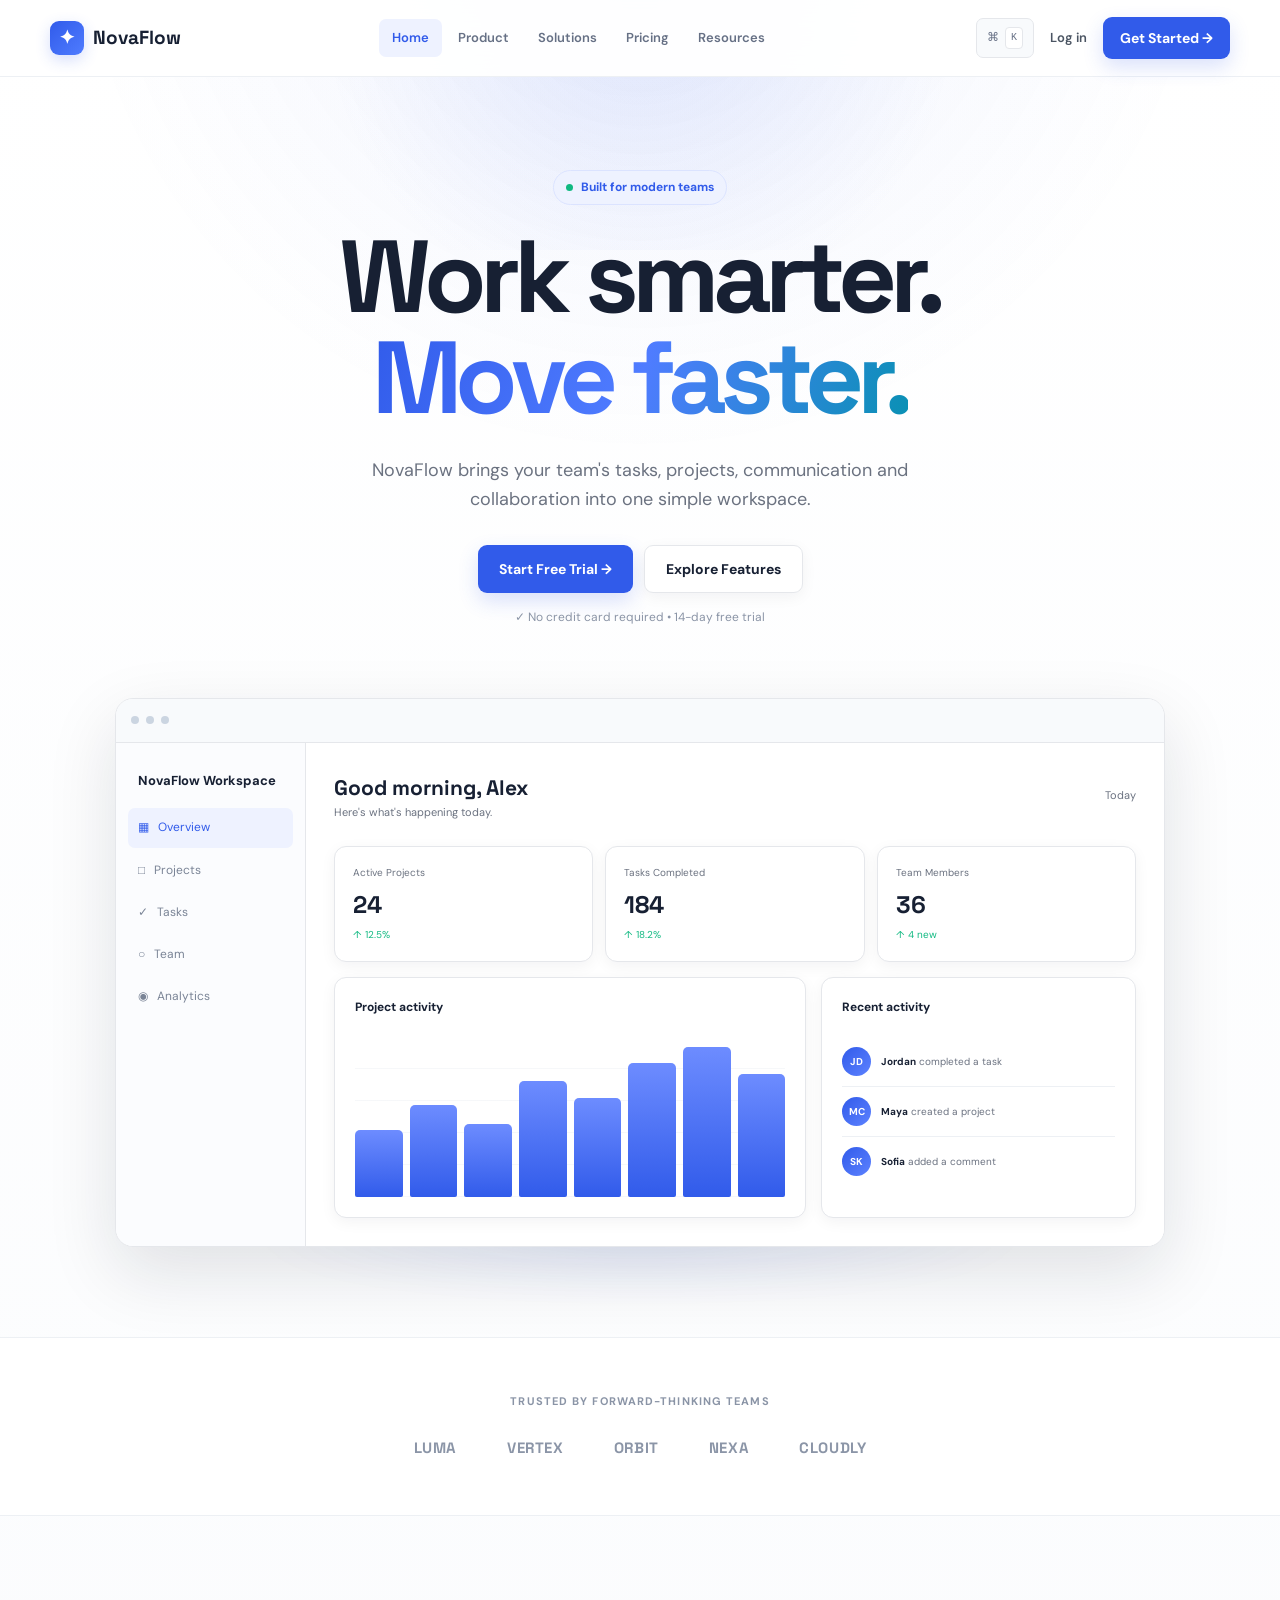
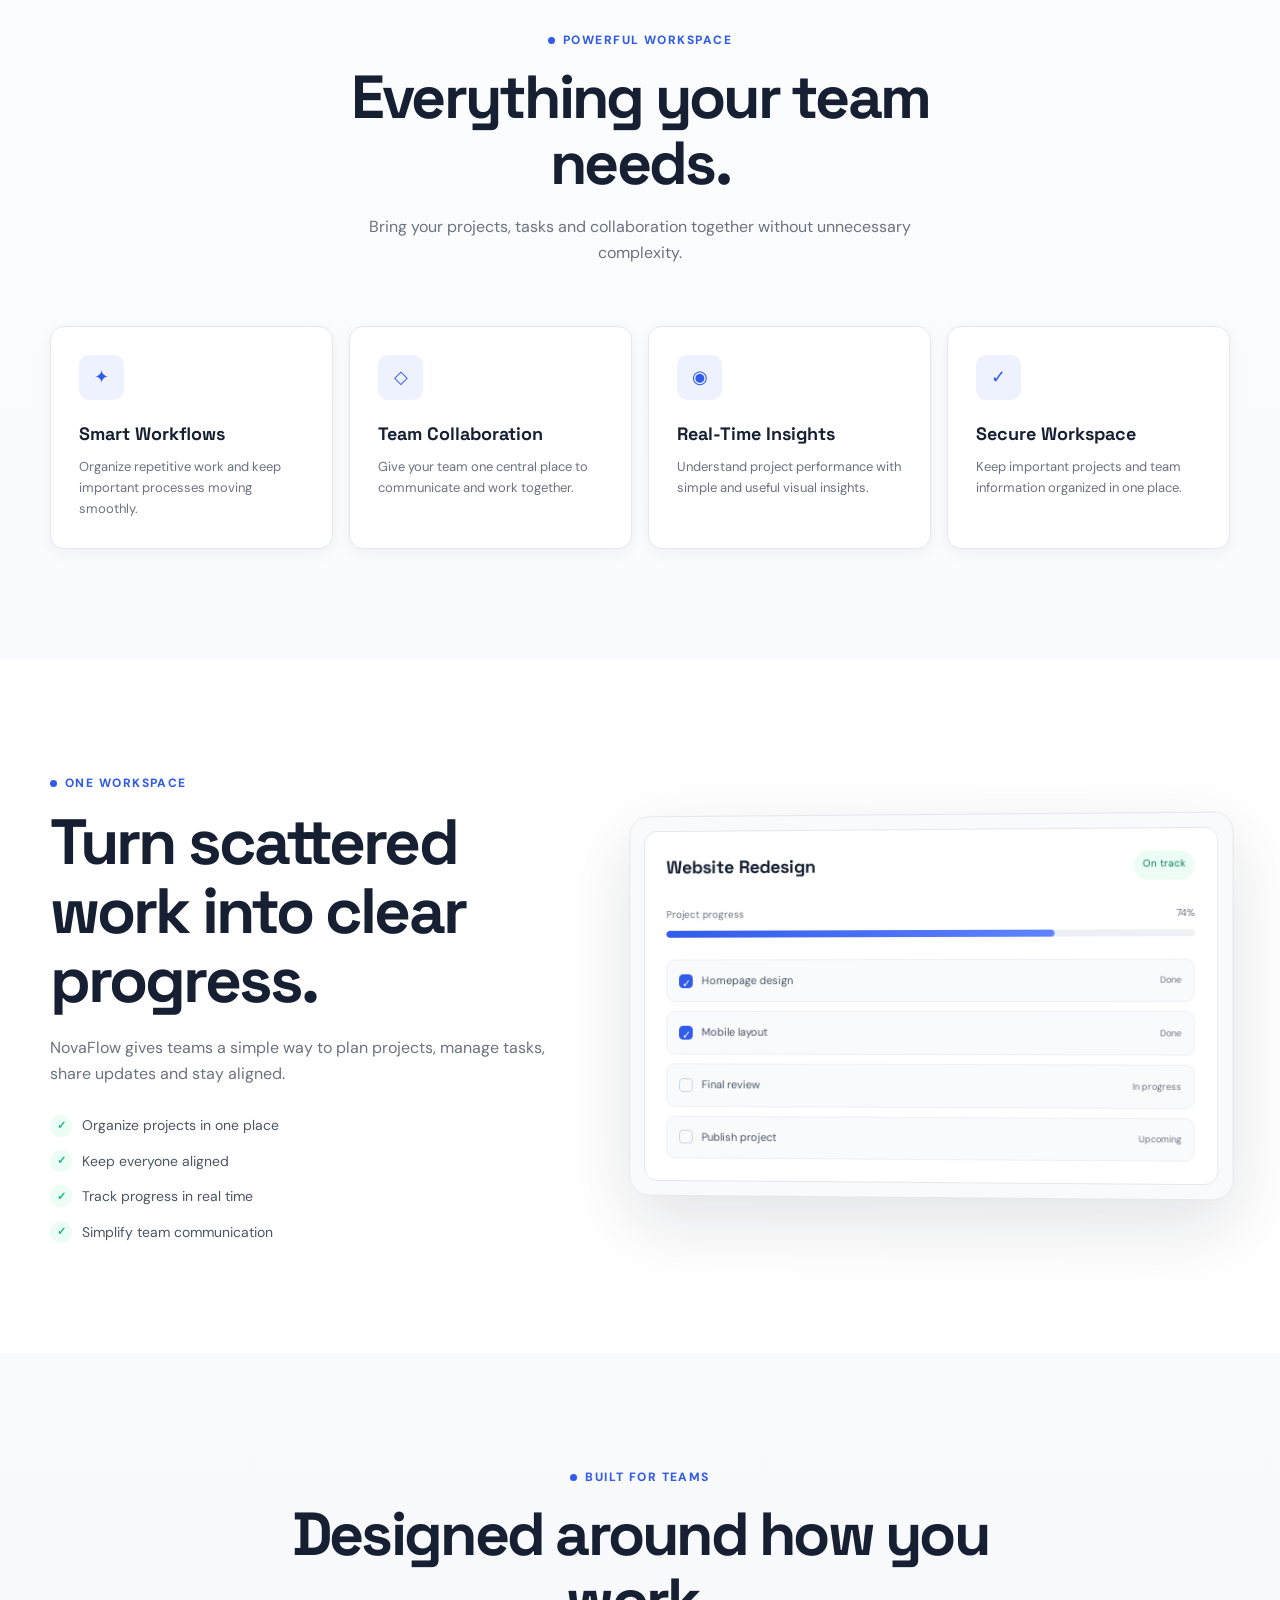
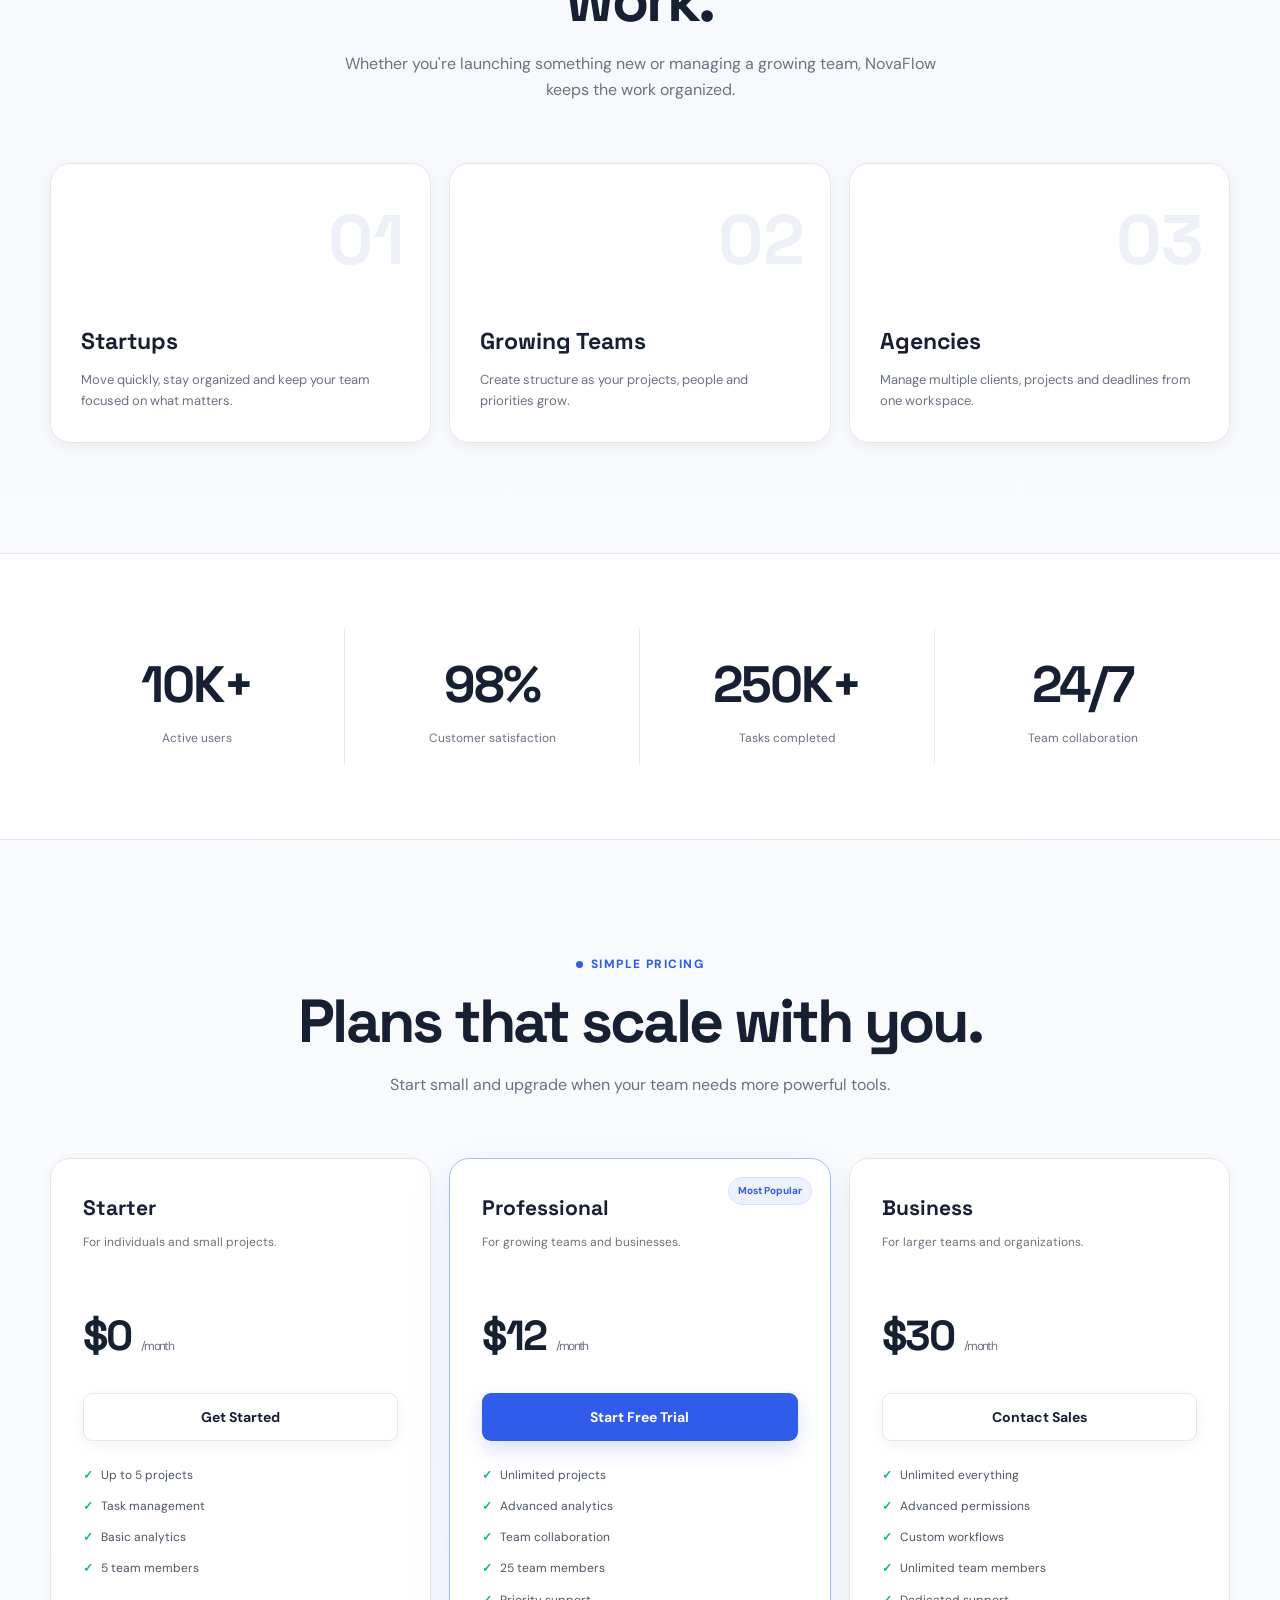
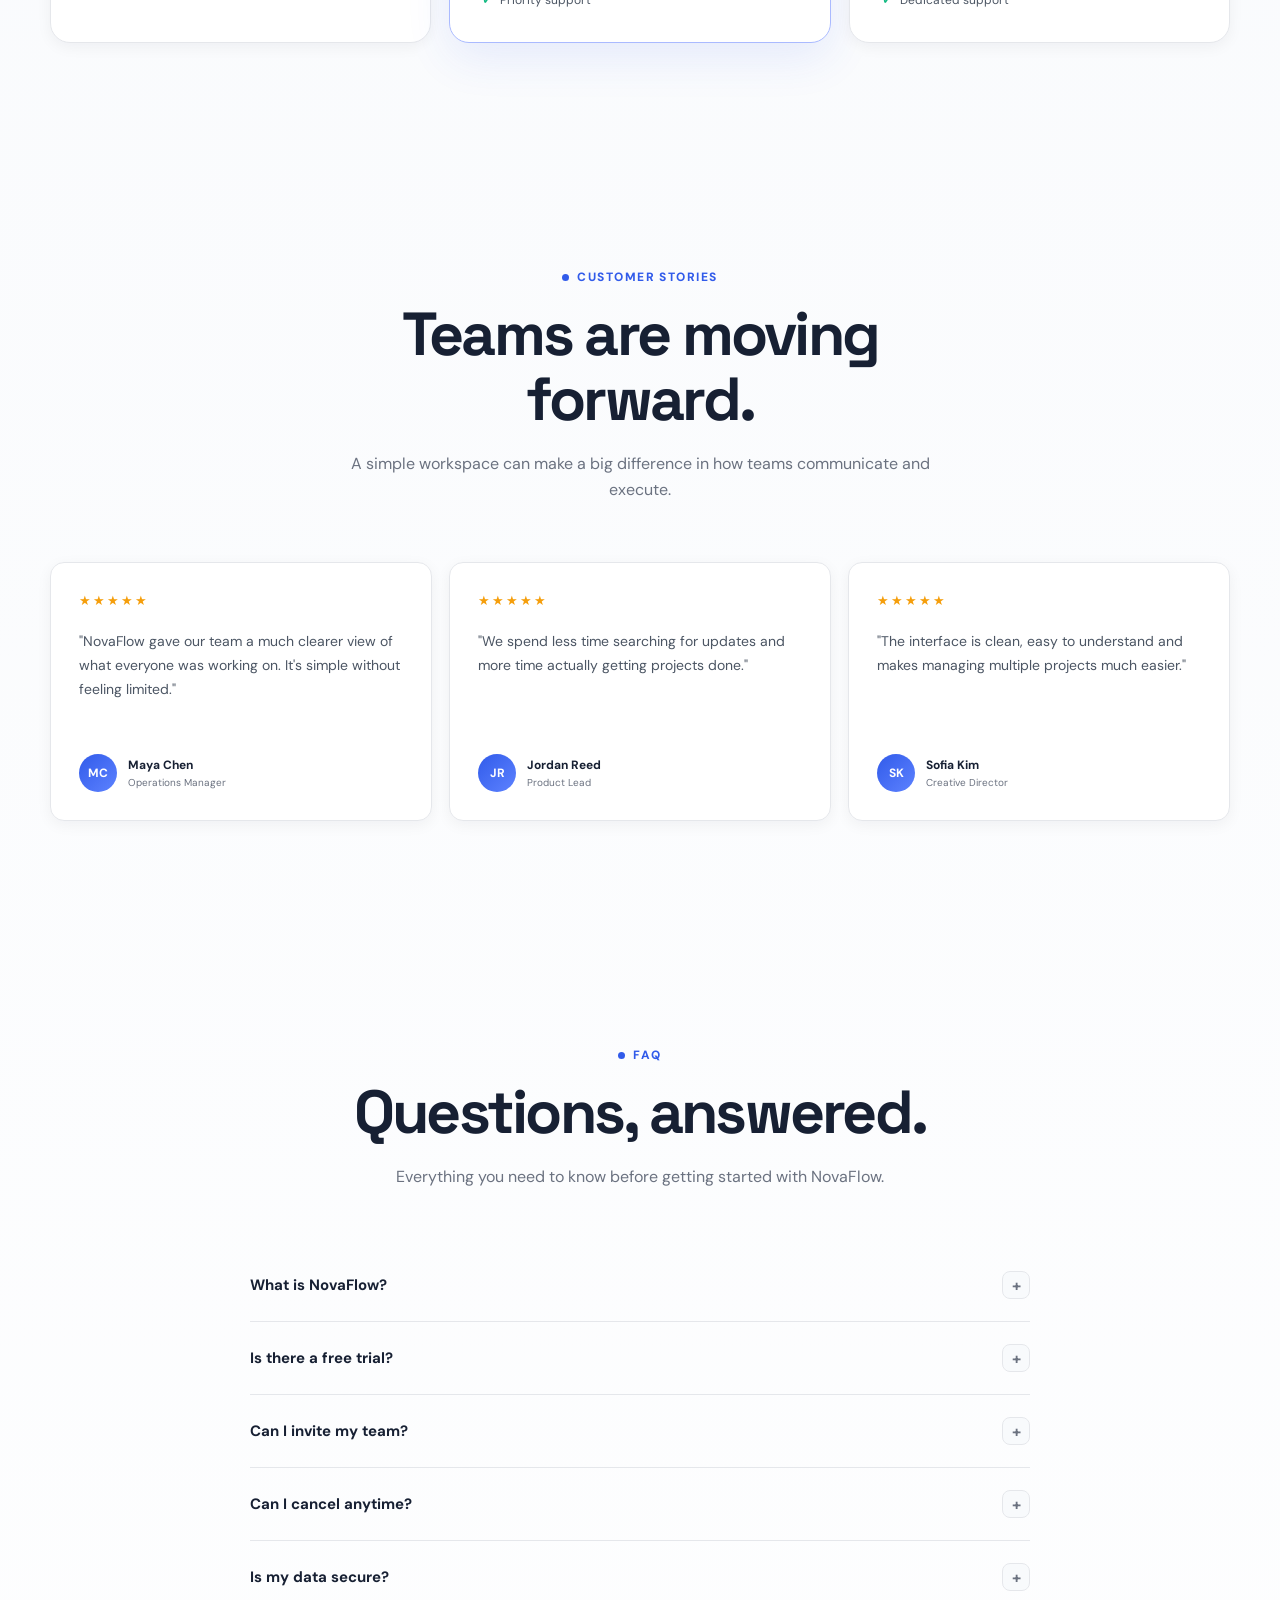
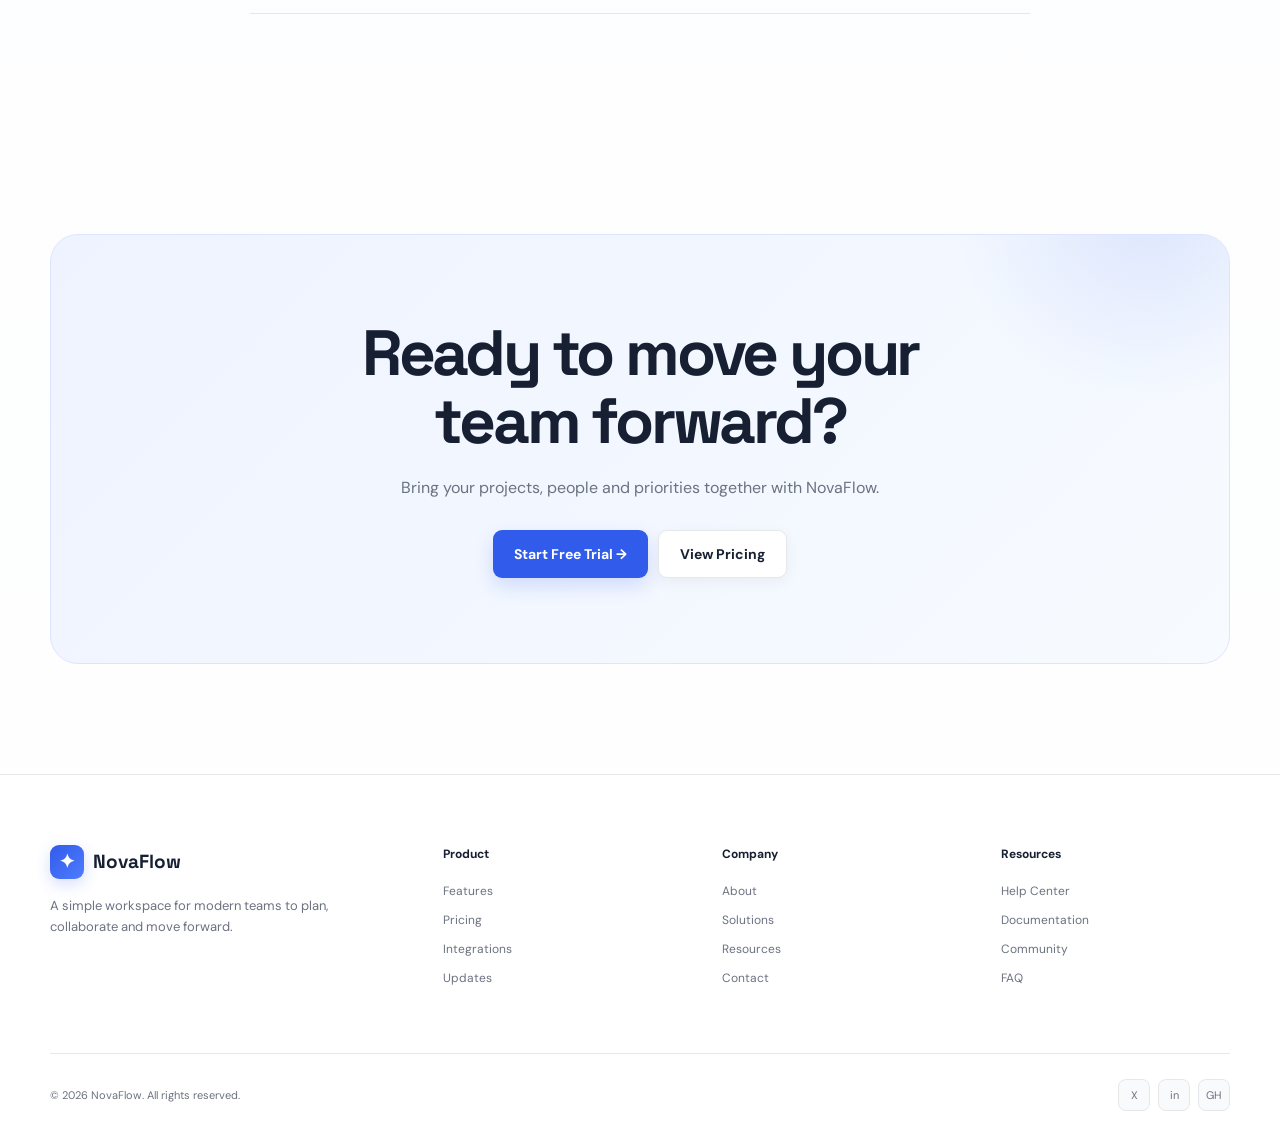
<file: index.html>
<!DOCTYPE html>
<html lang="en">

<head>
    <meta charset="UTF-8">

    <meta
        name="viewport"
        content="width=device-width, initial-scale=1.0"
    >

    <meta
        name="description"
        content="NovaFlow helps modern teams manage projects, tasks, communication and collaboration in one simple workspace."
    >

    <title>NovaFlow — Work Smarter. Move Faster.</title>

    <!-- Google Fonts -->
    <link
        rel="preconnect"
        href="https://fonts.googleapis.com"
    >

    <link
        rel="preconnect"
        href="https://fonts.gstatic.com"
        crossorigin
    >

    <link
        href="https://fonts.googleapis.com/css2?family=DM+Sans:wght@400;500;600;700&family=Space+Grotesk:wght@400;500;600;700&display=swap"
        rel="stylesheet"
    >

    <!-- Main CSS -->
    <link
        rel="stylesheet"
        href="style.css"
    >
</head>


<body>


    <!-- =====================================================
         HEADER
         ===================================================== -->

    <header class="site-header">

        <nav class="navbar">

            <!-- Logo -->
            <a
                href="#home"
                class="logo"
            >
                <span class="logo-mark">✦</span>
                <span>NovaFlow</span>
            </a>


            <!-- Desktop Navigation -->
            <div class="nav-links">

                <a
                    href="#home"
                    class="active"
                >
                    Home
                </a>

                <a href="#product">
                    Product
                </a>

                <a href="#solutions">
                    Solutions
                </a>

                <a href="#pricing">
                    Pricing
                </a>

                <a href="#resources">
                    Resources
                </a>

            </div>


            <!-- Navigation Actions -->
            <div class="nav-actions">

                <button
                    type="button"
                    class="command-btn"
                    id="commandButton"
                >
                    <span>⌘</span>
                    <kbd>K</kbd>
                </button>

                <a
                    href="login.html"
                    class="login-link"
                >
                    Log in
                </a>

                <a
                    href="#cta"
                    class="btn btn-primary btn-small"
                >
                    Get Started →
                </a>

            </div>


            <!-- Mobile Menu Button -->
            <button
                type="button"
                class="mobile-menu-btn"
                id="mobileMenuButton"
                aria-label="Open navigation menu"
                aria-expanded="false"
            >
                ☰
            </button>

        </nav>


        <!-- Mobile Navigation -->
        <div
            class="mobile-nav"
            id="mobileNav"
        >

            <a href="#home">
                Home
            </a>

            <a href="#product">
                Product
            </a>

            <a href="#solutions">
                Solutions
            </a>

            <a href="#pricing">
                Pricing
            </a>

            <a href="#resources">
                Resources
            </a>

            <a href="#cta">
                Get Started →
            </a>

        </div>

    </header>



    <!-- =====================================================
         HERO
         ===================================================== -->

    <main>

        <section
            class="hero"
            id="home"
        >

            <div class="container">

                <div class="hero-content">


                    <!-- Badge -->
                    <div class="hero-badge">
                        <span></span>
                        Built for modern teams
                    </div>


                    <!-- Main Heading -->
                    <h1 class="hero-title">

                        Work smarter.
                        <br>

                        <span>
                            Move faster.
                        </span>

                    </h1>


                    <!-- Description -->
                    <p class="hero-description">

                        NovaFlow brings your team's tasks,
                        projects, communication and collaboration
                        into one simple workspace.

                    </p>


                    <!-- Hero Buttons -->
                    <div class="hero-actions">

                        <a
                            href="#cta"
                            class="btn btn-primary"
                        >
                            Start Free Trial →
                        </a>

                        <a
                            href="#product"
                            class="btn btn-secondary"
                        >
                            Explore Features
                        </a>

                    </div>


                    <!-- Small Note -->
                    <p class="hero-note">
                        ✓ No credit card required • 14-day free trial
                    </p>

                </div>



                <!-- =================================================
                     DASHBOARD MOCKUP
                     ================================================= -->

                <div class="dashboard-wrapper">

                    <div class="dashboard">


                        <!-- Browser Top -->
                        <div class="dashboard-topbar">

                            <span class="window-dot"></span>
                            <span class="window-dot"></span>
                            <span class="window-dot"></span>

                        </div>


                        <div class="dashboard-body">


                            <!-- Sidebar -->
                            <aside class="dashboard-sidebar">

                                <div class="sidebar-title">
                                    NovaFlow Workspace
                                </div>


                                <div class="sidebar-item active">
                                    <span>▦</span>
                                    Overview
                                </div>

                                <div class="sidebar-item">
                                    <span>□</span>
                                    Projects
                                </div>

                                <div class="sidebar-item">
                                    <span>✓</span>
                                    Tasks
                                </div>

                                <div class="sidebar-item">
                                    <span>○</span>
                                    Team
                                </div>

                                <div class="sidebar-item">
                                    <span>◉</span>
                                    Analytics
                                </div>

                            </aside>



                            <!-- Dashboard Main -->
                            <div class="dashboard-main">


                                <div class="dashboard-heading">

                                    <div>
                                        <h3>
                                            Good morning, Alex
                                        </h3>

                                        <p>
                                            Here's what's happening today.
                                        </p>
                                    </div>

                                    <div>
                                        <p>
                                            Today
                                        </p>
                                    </div>

                                </div>



                                <!-- Stats -->
                                <div class="dashboard-stats">


                                    <div class="stat-card">

                                        <div class="stat-label">
                                            Active Projects
                                        </div>

                                        <div class="stat-value">
                                            24
                                        </div>

                                        <div class="stat-change">
                                            ↑ 12.5%
                                        </div>

                                    </div>


                                    <div class="stat-card">

                                        <div class="stat-label">
                                            Tasks Completed
                                        </div>

                                        <div class="stat-value">
                                            184
                                        </div>

                                        <div class="stat-change">
                                            ↑ 18.2%
                                        </div>

                                    </div>


                                    <div class="stat-card">

                                        <div class="stat-label">
                                            Team Members
                                        </div>

                                        <div class="stat-value">
                                            36
                                        </div>

                                        <div class="stat-change">
                                            ↑ 4 new
                                        </div>

                                    </div>


                                </div>



                                <!-- Dashboard Lower Area -->
                                <div class="dashboard-grid">


                                    <!-- Chart -->
                                    <div class="chart-card">

                                        <div class="chart-title">
                                            Project activity
                                        </div>


                                        <div class="fake-chart">

                                            <div
                                                class="chart-bar"
                                                style="height: 42%;"
                                            ></div>

                                            <div
                                                class="chart-bar"
                                                style="height: 58%;"
                                            ></div>

                                            <div
                                                class="chart-bar"
                                                style="height: 46%;"
                                            ></div>

                                            <div
                                                class="chart-bar"
                                                style="height: 73%;"
                                            ></div>

                                            <div
                                                class="chart-bar"
                                                style="height: 62%;"
                                            ></div>

                                            <div
                                                class="chart-bar"
                                                style="height: 84%;"
                                            ></div>

                                            <div
                                                class="chart-bar"
                                                style="height: 94%;"
                                            ></div>

                                            <div
                                                class="chart-bar"
                                                style="height: 77%;"
                                            ></div>

                                        </div>

                                    </div>



                                    <!-- Activity -->
                                    <div class="activity-card">

                                        <div class="activity-title">
                                            Recent activity
                                        </div>


                                        <div class="activity-item">

                                            <div class="activity-avatar">
                                                JD
                                            </div>

                                            <div class="activity-text">
                                                <strong>Jordan</strong>
                                                completed a task
                                            </div>

                                        </div>


                                        <div class="activity-item">

                                            <div class="activity-avatar">
                                                MC
                                            </div>

                                            <div class="activity-text">
                                                <strong>Maya</strong>
                                                created a project
                                            </div>

                                        </div>


                                        <div class="activity-item">

                                            <div class="activity-avatar">
                                                SK
                                            </div>

                                            <div class="activity-text">
                                                <strong>Sofia</strong>
                                                added a comment
                                            </div>

                                        </div>


                                    </div>

                                </div>

                            </div>

                        </div>

                    </div>

                </div>

            </div>

        </section>



        <!-- =====================================================
             TRUSTED BRANDS
             ===================================================== -->

        <section class="trusted">

            <div class="container">

                <p class="trusted-title">
                    Trusted by forward-thinking teams
                </p>


                <div class="trusted-list">

                    <span>LUMA</span>
                    <span>VERTEX</span>
                    <span>ORBIT</span>
                    <span>NEXA</span>
                    <span>CLOUDLY</span>

                </div>

            </div>

        </section>



        <!-- =====================================================
             FEATURES
             ===================================================== -->

        <section
            class="section"
            id="features"
        >

            <div class="container">


                <div class="section-header">

                    <div class="section-label">
                        Powerful workspace
                    </div>

                    <h2 class="section-title">
                        Everything your team needs.
                    </h2>

                    <p class="section-description">

                        Bring your projects, tasks and
                        collaboration together without
                        unnecessary complexity.

                    </p>

                </div>



                <div class="features-grid">


                    <!-- Feature 1 -->
                    <article class="feature-card">

                        <div class="feature-icon">
                            ✦
                        </div>

                        <h3>
                            Smart Workflows
                        </h3>

                        <p>
                            Organize repetitive work and keep
                            important processes moving smoothly.
                        </p>

                    </article>



                    <!-- Feature 2 -->
                    <article class="feature-card">

                        <div class="feature-icon">
                            ◇
                        </div>

                        <h3>
                            Team Collaboration
                        </h3>

                        <p>
                            Give your team one central place
                            to communicate and work together.
                        </p>

                    </article>



                    <!-- Feature 3 -->
                    <article class="feature-card">

                        <div class="feature-icon">
                            ◉
                        </div>

                        <h3>
                            Real-Time Insights
                        </h3>

                        <p>
                            Understand project performance with
                            simple and useful visual insights.
                        </p>

                    </article>



                    <!-- Feature 4 -->
                    <article class="feature-card">

                        <div class="feature-icon">
                            ✓
                        </div>

                        <h3>
                            Secure Workspace
                        </h3>

                        <p>
                            Keep important projects and team
                            information organized in one place.
                        </p>

                    </article>


                </div>

            </div>

        </section>



        <!-- =====================================================
             PRODUCT
             ===================================================== -->

        <section
            class="section product-section"
            id="product"
        >

            <div class="container">

                <div class="product-layout">


                    <!-- Text -->
                    <div class="product-content">

                        <div class="section-label">
                            One workspace
                        </div>

                        <h2>
                            Turn scattered work
                            into clear progress.
                        </h2>

                        <p>

                            NovaFlow gives teams a simple way
                            to plan projects, manage tasks,
                            share updates and stay aligned.

                        </p>


                        <ul class="check-list">

                            <li>
                                Organize projects in one place
                            </li>

                            <li>
                                Keep everyone aligned
                            </li>

                            <li>
                                Track progress in real time
                            </li>

                            <li>
                                Simplify team communication
                            </li>

                        </ul>

                    </div>



                    <!-- Product Mockup -->
                    <div class="product-mockup">

                        <div class="product-inner">


                            <div class="product-top">

                                <h3>
                                    Website Redesign
                                </h3>

                                <span class="product-pill">
                                    On track
                                </span>

                            </div>



                            <div class="progress-block">

                                <div class="progress-header">

                                    <span>
                                        Project progress
                                    </span>

                                    <span>
                                        74%
                                    </span>

                                </div>

                                <div class="progress-bar">

                                    <div class="progress-fill"></div>

                                </div>

                            </div>



                            <div class="task-list">


                                <div class="task done">

                                    <div class="task-left">

                                        <span class="task-check">
                                            ✓
                                        </span>

                                        Homepage design

                                    </div>

                                    <span class="task-status">
                                        Done
                                    </span>

                                </div>


                                <div class="task done">

                                    <div class="task-left">

                                        <span class="task-check">
                                            ✓
                                        </span>

                                        Mobile layout

                                    </div>

                                    <span class="task-status">
                                        Done
                                    </span>

                                </div>


                                <div class="task">

                                    <div class="task-left">

                                        <span class="task-check"></span>

                                        Final review

                                    </div>

                                    <span class="task-status">
                                        In progress
                                    </span>

                                </div>


                                <div class="task">

                                    <div class="task-left">

                                        <span class="task-check"></span>

                                        Publish project

                                    </div>

                                    <span class="task-status">
                                        Upcoming
                                    </span>

                                </div>


                            </div>

                        </div>

                    </div>

                </div>

            </div>

        </section>



        <!-- =====================================================
             SOLUTIONS
             ===================================================== -->

        <section
            class="section"
            id="solutions"
        >

            <div class="container">


                <div class="section-header">

                    <div class="section-label">
                        Built for teams
                    </div>

                    <h2 class="section-title">
                        Designed around how you work.
                    </h2>

                    <p class="section-description">

                        Whether you're launching something new
                        or managing a growing team, NovaFlow
                        keeps the work organized.

                    </p>

                </div>



                <div class="solutions-grid">


                    <article class="solution-card">

                        <div class="solution-number">
                            01
                        </div>

                        <h3>
                            Startups
                        </h3>

                        <p>
                            Move quickly, stay organized and
                            keep your team focused on what matters.
                        </p>

                    </article>


                    <article class="solution-card">

                        <div class="solution-number">
                            02
                        </div>

                        <h3>
                            Growing Teams
                        </h3>

                        <p>
                            Create structure as your projects,
                            people and priorities grow.
                        </p>

                    </article>


                    <article class="solution-card">

                        <div class="solution-number">
                            03
                        </div>

                        <h3>
                            Agencies
                        </h3>

                        <p>
                            Manage multiple clients, projects
                            and deadlines from one workspace.
                        </p>

                    </article>


                </div>

            </div>

        </section>



        <!-- =====================================================
             STATS
             ===================================================== -->

        <section class="stats-section">

            <div class="container">

                <div class="stats-grid">


                    <div class="stat-item">

                        <div class="stat-number">
                            10K+
                        </div>

                        <div class="stat-description">
                            Active users
                        </div>

                    </div>


                    <div class="stat-item">

                        <div class="stat-number">
                            98%
                        </div>

                        <div class="stat-description">
                            Customer satisfaction
                        </div>

                    </div>


                    <div class="stat-item">

                        <div class="stat-number">
                            250K+
                        </div>

                        <div class="stat-description">
                            Tasks completed
                        </div>

                    </div>


                    <div class="stat-item">

                        <div class="stat-number">
                            24/7
                        </div>

                        <div class="stat-description">
                            Team collaboration
                        </div>

                    </div>


                </div>

            </div>

        </section>



        <!-- =====================================================
             PRICING
             ===================================================== -->

        <section
            class="section"
            id="pricing"
        >

            <div class="container">


                <div class="section-header">

                    <div class="section-label">
                        Simple pricing
                    </div>

                    <h2 class="section-title">
                        Plans that scale with you.
                    </h2>

                    <p class="section-description">

                        Start small and upgrade when your
                        team needs more powerful tools.

                    </p>

                </div>



                <div class="pricing-grid">


                    <!-- Starter -->
                    <article class="pricing-card">

                        <h3>
                            Starter
                        </h3>

                        <p class="price-description">
                            For individuals and small projects.
                        </p>

                        <div class="price">
                            $0
                            <span>/month</span>
                        </div>

                        <a
                            href="#cta"
                            class="btn btn-secondary pricing-btn"
                        >
                            Get Started
                        </a>

                        <ul class="price-features">

                            <li>
                                Up to 5 projects
                            </li>

                            <li>
                                Task management
                            </li>

                            <li>
                                Basic analytics
                            </li>

                            <li>
                                5 team members
                            </li>

                        </ul>

                    </article>



                    <!-- Professional -->
                    <article class="pricing-card popular">

                        <span class="popular-label">
                            Most Popular
                        </span>

                        <h3>
                            Professional
                        </h3>

                        <p class="price-description">
                            For growing teams and businesses.
                        </p>

                        <div class="price">
                            $12
                            <span>/month</span>
                        </div>

                        <a
                            href="#cta"
                            class="btn btn-primary pricing-btn"
                        >
                            Start Free Trial
                        </a>

                        <ul class="price-features">

                            <li>
                                Unlimited projects
                            </li>

                            <li>
                                Advanced analytics
                            </li>

                            <li>
                                Team collaboration
                            </li>

                            <li>
                                25 team members
                            </li>

                            <li>
                                Priority support
                            </li>

                        </ul>

                    </article>



                    <!-- Business -->
                    <article class="pricing-card">

                        <h3>
                            Business
                        </h3>

                        <p class="price-description">
                            For larger teams and organizations.
                        </p>

                        <div class="price">
                            $30
                            <span>/month</span>
                        </div>

                        <a
                            href="#cta"
                            class="btn btn-secondary pricing-btn"
                        >
                            Contact Sales
                        </a>

                        <ul class="price-features">

                            <li>
                                Unlimited everything
                            </li>

                            <li>
                                Advanced permissions
                            </li>

                            <li>
                                Custom workflows
                            </li>

                            <li>
                                Unlimited team members
                            </li>

                            <li>
                                Dedicated support
                            </li>

                        </ul>

                    </article>


                </div>

            </div>

        </section>



        <!-- =====================================================
             TESTIMONIALS
             ===================================================== -->

        <section class="section">

            <div class="container">


                <div class="section-header">

                    <div class="section-label">
                        Customer stories
                    </div>

                    <h2 class="section-title">
                        Teams are moving forward.
                    </h2>

                    <p class="section-description">

                        A simple workspace can make a big
                        difference in how teams communicate
                        and execute.

                    </p>

                </div>



                <div class="testimonials-grid">


                    <article class="testimonial-card">

                        <div class="stars">
                            ★★★★★
                        </div>

                        <p class="testimonial-text">

                            "NovaFlow gave our team a much
                            clearer view of what everyone was
                            working on. It's simple without
                            feeling limited."

                        </p>


                        <div class="testimonial-author">

                            <div class="author-avatar">
                                MC
                            </div>

                            <div>

                                <div class="author-name">
                                    Maya Chen
                                </div>

                                <div class="author-role">
                                    Operations Manager
                                </div>

                            </div>

                        </div>

                    </article>



                    <article class="testimonial-card">

                        <div class="stars">
                            ★★★★★
                        </div>

                        <p class="testimonial-text">

                            "We spend less time searching for
                            updates and more time actually
                            getting projects done."

                        </p>


                        <div class="testimonial-author">

                            <div class="author-avatar">
                                JR
                            </div>

                            <div>

                                <div class="author-name">
                                    Jordan Reed
                                </div>

                                <div class="author-role">
                                    Product Lead
                                </div>

                            </div>

                        </div>

                    </article>



                    <article class="testimonial-card">

                        <div class="stars">
                            ★★★★★
                        </div>

                        <p class="testimonial-text">

                            "The interface is clean, easy to
                            understand and makes managing
                            multiple projects much easier."

                        </p>


                        <div class="testimonial-author">

                            <div class="author-avatar">
                                SK
                            </div>

                            <div>

                                <div class="author-name">
                                    Sofia Kim
                                </div>

                                <div class="author-role">
                                    Creative Director
                                </div>

                            </div>

                        </div>

                    </article>


                </div>

            </div>

        </section>



        <!-- =====================================================
             FAQ
             ===================================================== -->

        <section
            class="section"
            id="resources"
        >

            <div class="container">


                <div class="section-header">

                    <div class="section-label">
                        FAQ
                    </div>

                    <h2 class="section-title">
                        Questions, answered.
                    </h2>

                    <p class="section-description">

                        Everything you need to know before
                        getting started with NovaFlow.

                    </p>

                </div>



                <div class="faq-wrapper">


                    <!-- FAQ 1 -->
                    <div class="faq-item">

                        <button
                            type="button"
                            class="faq-question"
                        >

                            <span>
                                What is NovaFlow?
                            </span>

                            <span class="faq-icon">
                                +
                            </span>

                        </button>


                        <div class="faq-answer">

                            <p>

                                NovaFlow is a collaborative
                                workspace designed to help teams
                                manage projects, tasks and
                                communication in one place.

                            </p>

                        </div>

                    </div>



                    <!-- FAQ 2 -->
                    <div class="faq-item">

                        <button
                            type="button"
                            class="faq-question"
                        >

                            <span>
                                Is there a free trial?
                            </span>

                            <span class="faq-icon">
                                +
                            </span>

                        </button>


                        <div class="faq-answer">

                            <p>

                                Yes. New users can explore the
                                Professional plan with a
                                14-day free trial.

                            </p>

                        </div>

                    </div>



                    <!-- FAQ 3 -->
                    <div class="faq-item">

                        <button
                            type="button"
                            class="faq-question"
                        >

                            <span>
                                Can I invite my team?
                            </span>

                            <span class="faq-icon">
                                +
                            </span>

                        </button>


                        <div class="faq-answer">

                            <p>

                                Yes. You can invite team members
                                and collaborate on projects,
                                tasks and shared workspaces.

                            </p>

                        </div>

                    </div>



                    <!-- FAQ 4 -->
                    <div class="faq-item">

                        <button
                            type="button"
                            class="faq-question"
                        >

                            <span>
                                Can I cancel anytime?
                            </span>

                            <span class="faq-icon">
                                +
                            </span>

                        </button>


                        <div class="faq-answer">

                            <p>

                                Yes. Plans can be changed or
                                cancelled whenever your team's
                                needs change.

                            </p>

                        </div>

                    </div>



                    <!-- FAQ 5 -->
                    <div class="faq-item">

                        <button
                            type="button"
                            class="faq-question"
                        >

                            <span>
                                Is my data secure?
                            </span>

                            <span class="faq-icon">
                                +
                            </span>

                        </button>


                        <div class="faq-answer">

                            <p>

                                NovaFlow is designed with
                                security and privacy in mind,
                                helping teams keep their
                                workspace organized and protected.

                            </p>

                        </div>

                    </div>


                </div>

            </div>

        </section>



        <!-- =====================================================
             FINAL CTA
             ===================================================== -->

        <section
            class="cta-section"
            id="cta"
        >

            <div class="container">

                <div class="cta-box">

                    <h2>
                        Ready to move your
                        team forward?
                    </h2>

                    <p>

                        Bring your projects, people and
                        priorities together with NovaFlow.

                    </p>


                    <div class="cta-actions">

                        <a
                            href="#"
                            class="btn btn-primary"
                        >
                            Start Free Trial →
                        </a>

                        <a
                            href="#pricing"
                            class="btn btn-secondary"
                        >
                            View Pricing
                        </a>

                    </div>

                </div>

            </div>

        </section>

    </main>



    <!-- =====================================================
         FOOTER
         ===================================================== -->

    <footer class="site-footer">

        <div class="container">


            <div class="footer-grid">


                <!-- Brand -->
                <div class="footer-brand">

                    <a
                        href="#home"
                        class="logo"
                    >

                        <span class="logo-mark">
                            ✦
                        </span>

                        <span>
                            NovaFlow
                        </span>

                    </a>


                    <p>

                        A simple workspace for modern teams
                        to plan, collaborate and move forward.

                    </p>

                </div>



                <!-- Product -->
                <div class="footer-column">

                    <h4>
                        Product
                    </h4>

                    <a href="#product">
                        Features
                    </a>

                    <a href="#pricing">
                        Pricing
                    </a>

                    <a href="#features">
                        Integrations
                    </a>

                    <a href="#resources">
                        Updates
                    </a>

                </div>



                <!-- Company -->
                <div class="footer-column">

                    <h4>
                        Company
                    </h4>

                    <a href="#home">
                        About
                    </a>

                    <a href="#solutions">
                        Solutions
                    </a>

                    <a href="#resources">
                        Resources
                    </a>

                    <a href="#cta">
                        Contact
                    </a>

                </div>



                <!-- Resources -->
                <div class="footer-column">

                    <h4>
                        Resources
                    </h4>

                    <a href="#resources">
                        Help Center
                    </a>

                    <a href="#resources">
                        Documentation
                    </a>

                    <a href="#resources">
                        Community
                    </a>

                    <a href="#resources">
                        FAQ
                    </a>

                </div>


            </div>



            <!-- Footer Bottom -->
            <div class="footer-bottom">

                <span>
                    © 2026 NovaFlow. All rights reserved.
                </span>


                <div class="footer-socials">

                    <a
                        href="#"
                        aria-label="Twitter"
                    >
                        X
                    </a>

                    <a
                        href="#"
                        aria-label="LinkedIn"
                    >
                        in
                    </a>

                    <a
                        href="#"
                        aria-label="GitHub"
                    >
                        GH
                    </a>

                </div>

            </div>

        </div>

    </footer>



    <!-- =====================================================
         COMMAND MENU
         ===================================================== -->

    <div
        class="command-overlay"
        id="commandOverlay"
    >

        <div class="command-menu">


            <div class="command-search">

                <span>
                    ⌕
                </span>

                <input
                    type="text"
                    id="commandSearch"
                    placeholder="Search NovaFlow..."
                    autocomplete="off"
                >

            </div>


            <div class="command-links">

                <a href="#home">
                    <span>⌂</span>
                    Home
                </a>

                <a href="#product">
                    <span>▦</span>
                    Product
                </a>

                <a href="#solutions">
                    <span>◇</span>
                    Solutions
                </a>

                <a href="#pricing">
                    <span>$</span>
                    Pricing
                </a>

                <a href="#resources">
                    <span>?</span>
                    Resources
                </a>

            </div>


            <div class="command-footer">

                Press ESC to close

            </div>

        </div>

    </div>



    <!-- =====================================================
         JAVASCRIPT
         ===================================================== -->

    <script src="script.js"></script>

</body>

</html>
</file>
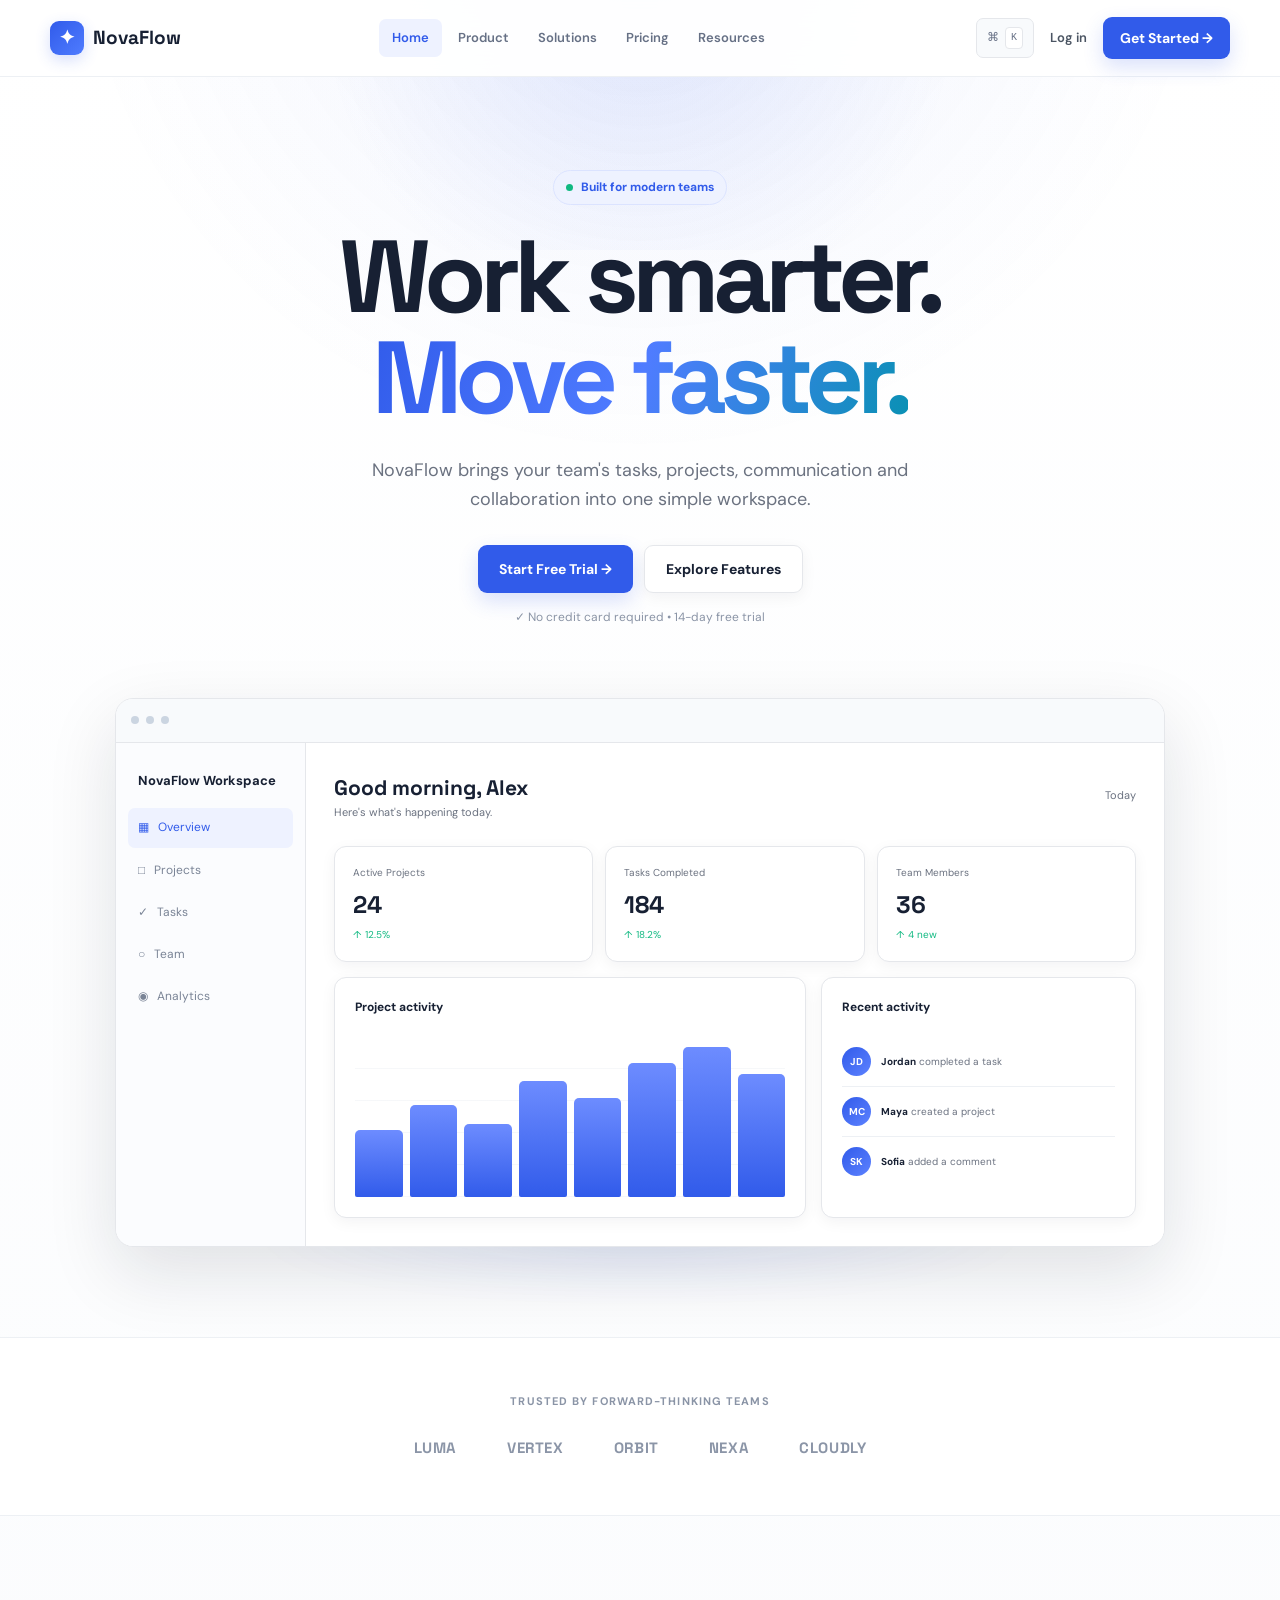
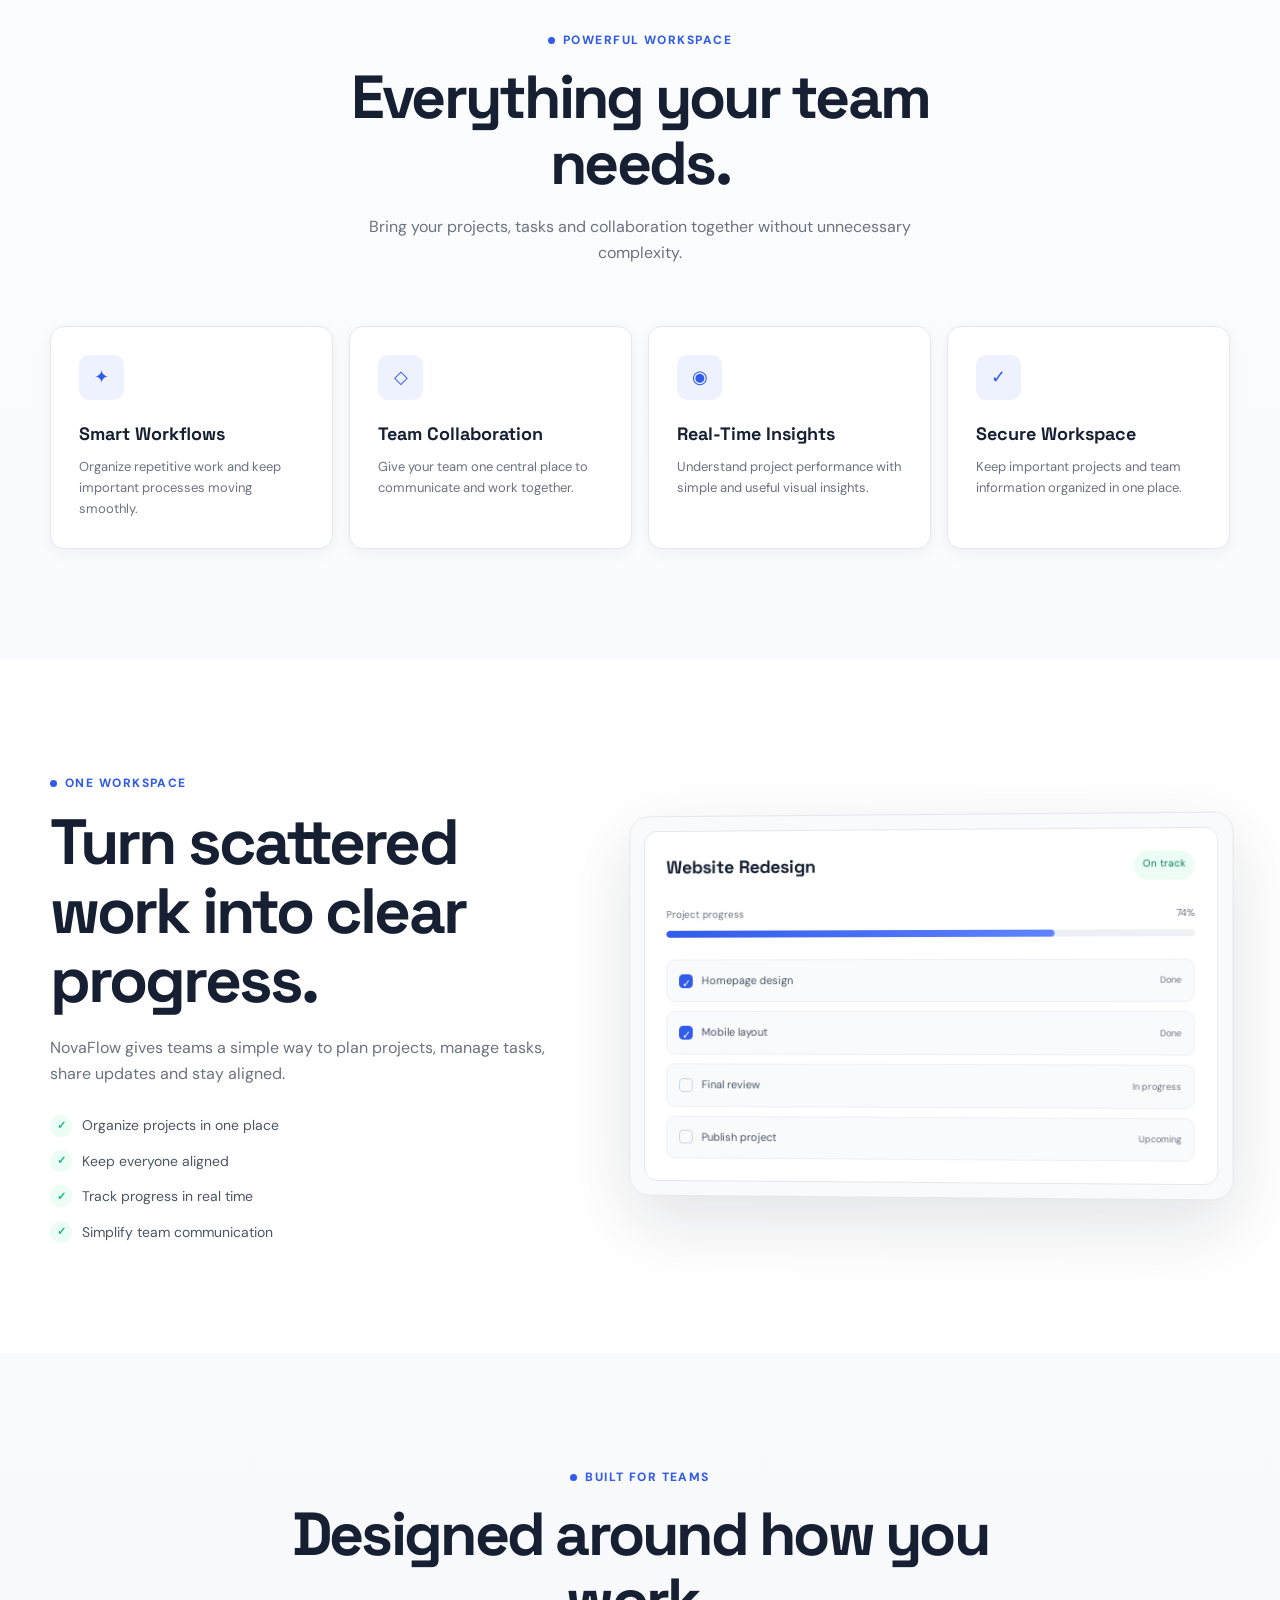
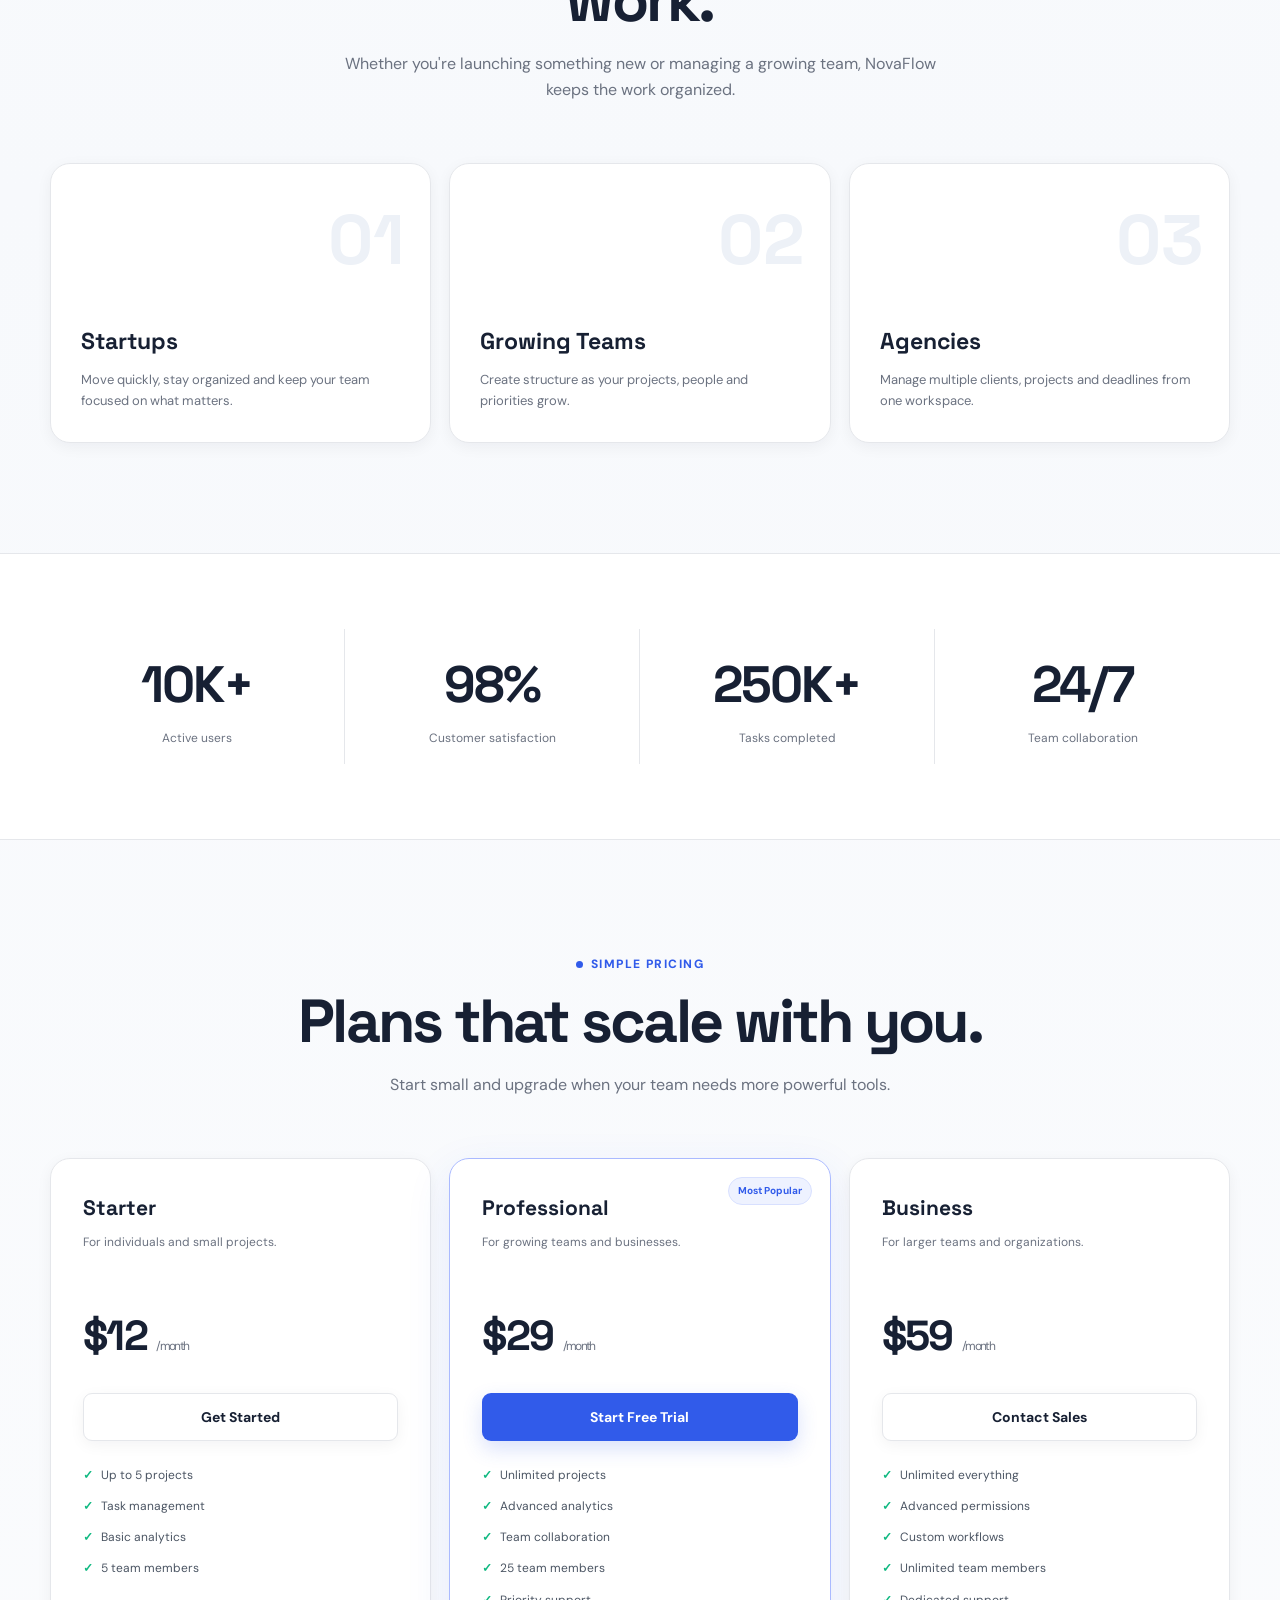
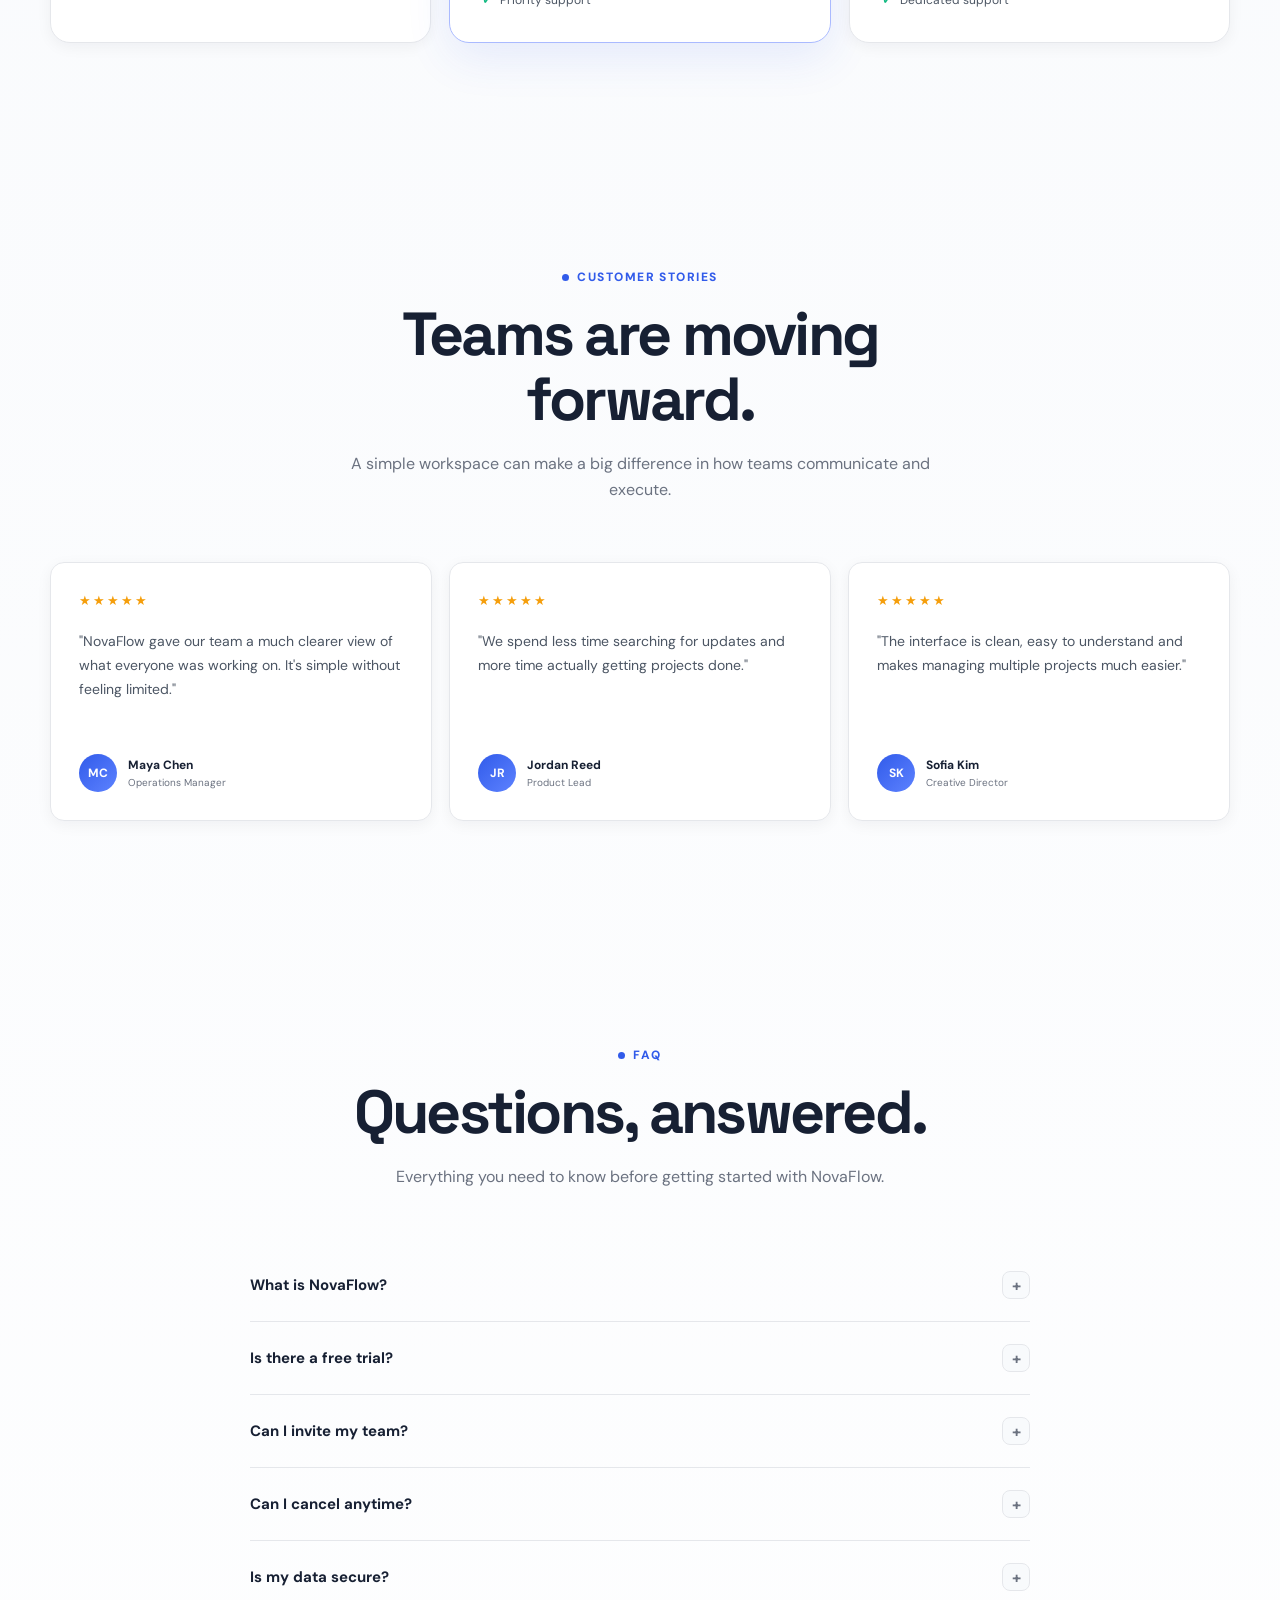
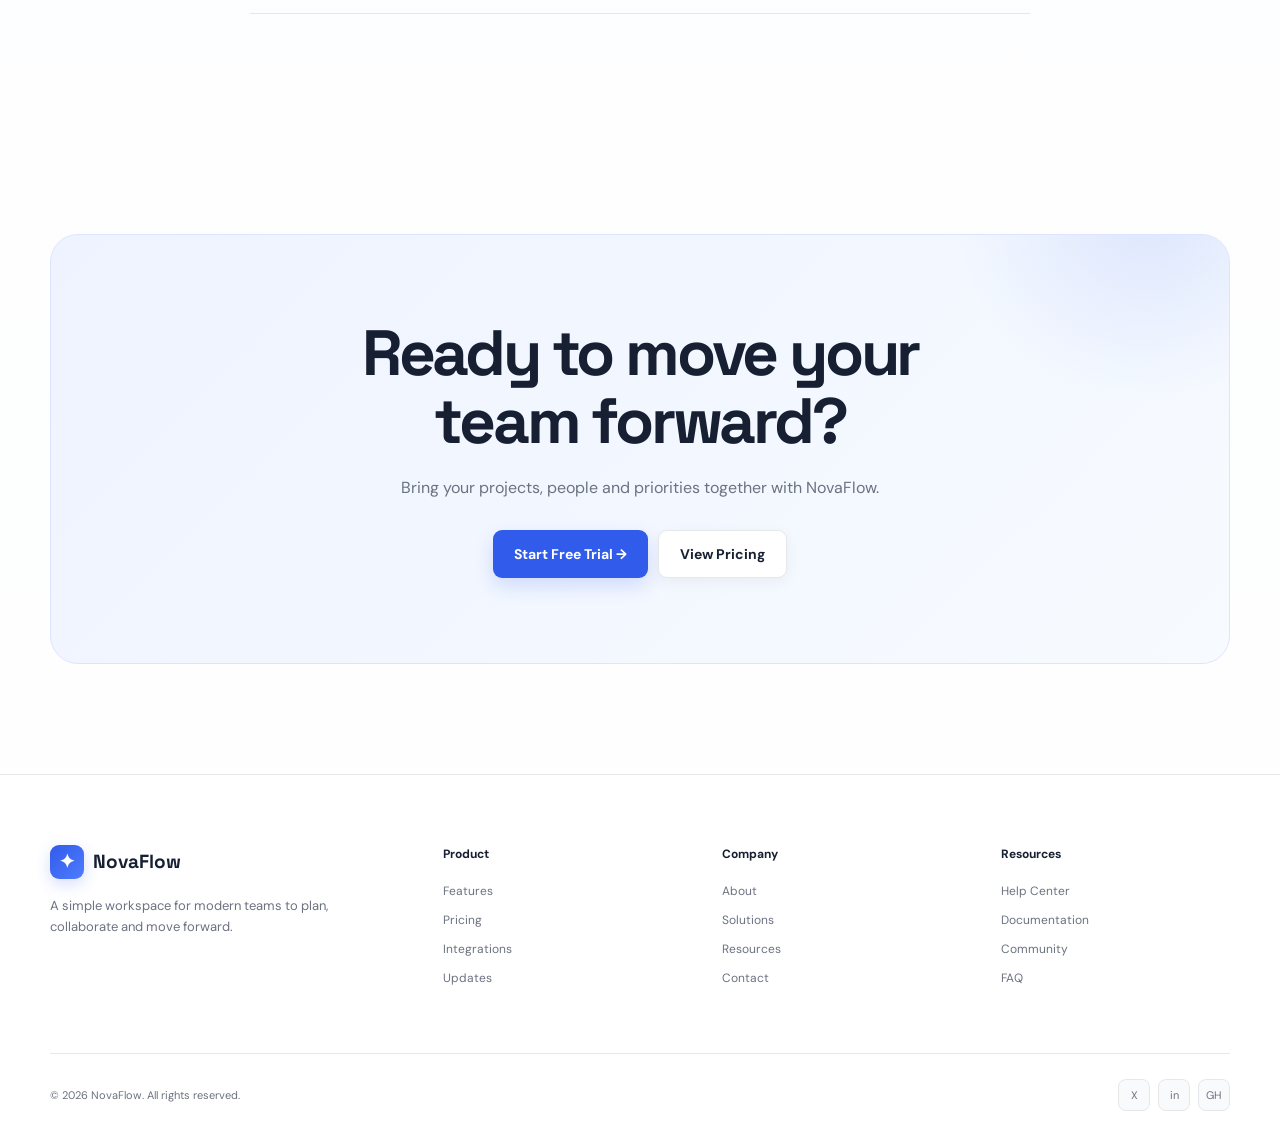
<file: index1.html>
<!DOCTYPE html>
<html lang="en">

<head>
    <meta charset="UTF-8">

    <meta
        name="viewport"
        content="width=device-width, initial-scale=1.0"
    >

    <meta
        name="description"
        content="NovaFlow helps modern teams manage projects, tasks, communication and collaboration in one simple workspace."
    >

    <title>NovaFlow — Work Smarter. Move Faster.</title>

    <!-- Google Fonts -->
    <link
        rel="preconnect"
        href="https://fonts.googleapis.com"
    >

    <link
        rel="preconnect"
        href="https://fonts.gstatic.com"
        crossorigin
    >

    <link
        href="https://fonts.googleapis.com/css2?family=DM+Sans:wght@400;500;600;700&family=Space+Grotesk:wght@400;500;600;700&display=swap"
        rel="stylesheet"
    >

    <!-- Main CSS -->
    <link
        rel="stylesheet"
        href="style.css"
    >
</head>


<body>


    <!-- =====================================================
         HEADER
         ===================================================== -->

    <header class="site-header">

        <nav class="navbar">

            <!-- Logo -->
            <a
                href="#home"
                class="logo"
            >
                <span class="logo-mark">✦</span>
                <span>NovaFlow</span>
            </a>


            <!-- Desktop Navigation -->
            <div class="nav-links">

                <a
                    href="#home"
                    class="active"
                >
                    Home
                </a>

                <a href="#product">
                    Product
                </a>

                <a href="#solutions">
                    Solutions
                </a>

                <a href="#pricing">
                    Pricing
                </a>

                <a href="#resources">
                    Resources
                </a>

            </div>


            <!-- Navigation Actions -->
            <div class="nav-actions">

                <button
                    type="button"
                    class="command-btn"
                    id="commandButton"
                >
                    <span>⌘</span>
                    <kbd>K</kbd>
                </button>

                <a
                    href="login.html"
                    class="login-link"
                >
                    Log in
                </a>

                <a
                    href="#cta"
                    class="btn btn-primary btn-small"
                >
                    Get Started →
                </a>

            </div>


            <!-- Mobile Menu Button -->
            <button
                type="button"
                class="mobile-menu-btn"
                id="mobileMenuButton"
                aria-label="Open navigation menu"
                aria-expanded="false"
            >
                ☰
            </button>

        </nav>


        <!-- Mobile Navigation -->
        <div
            class="mobile-nav"
            id="mobileNav"
        >

            <a href="#home">
                Home
            </a>

            <a href="#product">
                Product
            </a>

            <a href="#solutions">
                Solutions
            </a>

            <a href="#pricing">
                Pricing
            </a>

            <a href="#resources">
                Resources
            </a>

            <a href="#cta">
                Get Started →
            </a>

        </div>

    </header>



    <!-- =====================================================
         HERO
         ===================================================== -->

    <main>

        <section
            class="hero"
            id="home"
        >

            <div class="container">

                <div class="hero-content">


                    <!-- Badge -->
                    <div class="hero-badge">
                        <span></span>
                        Built for modern teams
                    </div>


                    <!-- Main Heading -->
                    <h1 class="hero-title">

                        Work smarter.
                        <br>

                        <span>
                            Move faster.
                        </span>

                    </h1>


                    <!-- Description -->
                    <p class="hero-description">

                        NovaFlow brings your team's tasks,
                        projects, communication and collaboration
                        into one simple workspace.

                    </p>


                    <!-- Hero Buttons -->
                    <div class="hero-actions">

                        <a
                            href="#cta"
                            class="btn btn-primary"
                        >
                            Start Free Trial →
                        </a>

                        <a
                            href="#product"
                            class="btn btn-secondary"
                        >
                            Explore Features
                        </a>

                    </div>


                    <!-- Small Note -->
                    <p class="hero-note">
                        ✓ No credit card required • 14-day free trial
                    </p>

                </div>



                <!-- =================================================
                     DASHBOARD MOCKUP
                     ================================================= -->

                <div class="dashboard-wrapper">

                    <div class="dashboard">


                        <!-- Browser Top -->
                        <div class="dashboard-topbar">

                            <span class="window-dot"></span>
                            <span class="window-dot"></span>
                            <span class="window-dot"></span>

                        </div>


                        <div class="dashboard-body">


                            <!-- Sidebar -->
                            <aside class="dashboard-sidebar">

                                <div class="sidebar-title">
                                    NovaFlow Workspace
                                </div>


                                <div class="sidebar-item active">
                                    <span>▦</span>
                                    Overview
                                </div>

                                <div class="sidebar-item">
                                    <span>□</span>
                                    Projects
                                </div>

                                <div class="sidebar-item">
                                    <span>✓</span>
                                    Tasks
                                </div>

                                <div class="sidebar-item">
                                    <span>○</span>
                                    Team
                                </div>

                                <div class="sidebar-item">
                                    <span>◉</span>
                                    Analytics
                                </div>

                            </aside>



                            <!-- Dashboard Main -->
                            <div class="dashboard-main">


                                <div class="dashboard-heading">

                                    <div>
                                        <h3>
                                            Good morning, Alex
                                        </h3>

                                        <p>
                                            Here's what's happening today.
                                        </p>
                                    </div>

                                    <div>
                                        <p>
                                            Today
                                        </p>
                                    </div>

                                </div>



                                <!-- Stats -->
                                <div class="dashboard-stats">


                                    <div class="stat-card">

                                        <div class="stat-label">
                                            Active Projects
                                        </div>

                                        <div class="stat-value">
                                            24
                                        </div>

                                        <div class="stat-change">
                                            ↑ 12.5%
                                        </div>

                                    </div>


                                    <div class="stat-card">

                                        <div class="stat-label">
                                            Tasks Completed
                                        </div>

                                        <div class="stat-value">
                                            184
                                        </div>

                                        <div class="stat-change">
                                            ↑ 18.2%
                                        </div>

                                    </div>


                                    <div class="stat-card">

                                        <div class="stat-label">
                                            Team Members
                                        </div>

                                        <div class="stat-value">
                                            36
                                        </div>

                                        <div class="stat-change">
                                            ↑ 4 new
                                        </div>

                                    </div>


                                </div>



                                <!-- Dashboard Lower Area -->
                                <div class="dashboard-grid">


                                    <!-- Chart -->
                                    <div class="chart-card">

                                        <div class="chart-title">
                                            Project activity
                                        </div>


                                        <div class="fake-chart">

                                            <div
                                                class="chart-bar"
                                                style="height: 42%;"
                                            ></div>

                                            <div
                                                class="chart-bar"
                                                style="height: 58%;"
                                            ></div>

                                            <div
                                                class="chart-bar"
                                                style="height: 46%;"
                                            ></div>

                                            <div
                                                class="chart-bar"
                                                style="height: 73%;"
                                            ></div>

                                            <div
                                                class="chart-bar"
                                                style="height: 62%;"
                                            ></div>

                                            <div
                                                class="chart-bar"
                                                style="height: 84%;"
                                            ></div>

                                            <div
                                                class="chart-bar"
                                                style="height: 94%;"
                                            ></div>

                                            <div
                                                class="chart-bar"
                                                style="height: 77%;"
                                            ></div>

                                        </div>

                                    </div>



                                    <!-- Activity -->
                                    <div class="activity-card">

                                        <div class="activity-title">
                                            Recent activity
                                        </div>


                                        <div class="activity-item">

                                            <div class="activity-avatar">
                                                JD
                                            </div>

                                            <div class="activity-text">
                                                <strong>Jordan</strong>
                                                completed a task
                                            </div>

                                        </div>


                                        <div class="activity-item">

                                            <div class="activity-avatar">
                                                MC
                                            </div>

                                            <div class="activity-text">
                                                <strong>Maya</strong>
                                                created a project
                                            </div>

                                        </div>


                                        <div class="activity-item">

                                            <div class="activity-avatar">
                                                SK
                                            </div>

                                            <div class="activity-text">
                                                <strong>Sofia</strong>
                                                added a comment
                                            </div>

                                        </div>


                                    </div>

                                </div>

                            </div>

                        </div>

                    </div>

                </div>

            </div>

        </section>



        <!-- =====================================================
             TRUSTED BRANDS
             ===================================================== -->

        <section class="trusted">

            <div class="container">

                <p class="trusted-title">
                    Trusted by forward-thinking teams
                </p>


                <div class="trusted-list">

                    <span>LUMA</span>
                    <span>VERTEX</span>
                    <span>ORBIT</span>
                    <span>NEXA</span>
                    <span>CLOUDLY</span>

                </div>

            </div>

        </section>



        <!-- =====================================================
             FEATURES
             ===================================================== -->

        <section
            class="section"
            id="features"
        >

            <div class="container">


                <div class="section-header">

                    <div class="section-label">
                        Powerful workspace
                    </div>

                    <h2 class="section-title">
                        Everything your team needs.
                    </h2>

                    <p class="section-description">

                        Bring your projects, tasks and
                        collaboration together without
                        unnecessary complexity.

                    </p>

                </div>



                <div class="features-grid">


                    <!-- Feature 1 -->
                    <article class="feature-card">

                        <div class="feature-icon">
                            ✦
                        </div>

                        <h3>
                            Smart Workflows
                        </h3>

                        <p>
                            Organize repetitive work and keep
                            important processes moving smoothly.
                        </p>

                    </article>



                    <!-- Feature 2 -->
                    <article class="feature-card">

                        <div class="feature-icon">
                            ◇
                        </div>

                        <h3>
                            Team Collaboration
                        </h3>

                        <p>
                            Give your team one central place
                            to communicate and work together.
                        </p>

                    </article>



                    <!-- Feature 3 -->
                    <article class="feature-card">

                        <div class="feature-icon">
                            ◉
                        </div>

                        <h3>
                            Real-Time Insights
                        </h3>

                        <p>
                            Understand project performance with
                            simple and useful visual insights.
                        </p>

                    </article>



                    <!-- Feature 4 -->
                    <article class="feature-card">

                        <div class="feature-icon">
                            ✓
                        </div>

                        <h3>
                            Secure Workspace
                        </h3>

                        <p>
                            Keep important projects and team
                            information organized in one place.
                        </p>

                    </article>


                </div>

            </div>

        </section>



        <!-- =====================================================
             PRODUCT
             ===================================================== -->

        <section
            class="section product-section"
            id="product"
        >

            <div class="container">

                <div class="product-layout">


                    <!-- Text -->
                    <div class="product-content">

                        <div class="section-label">
                            One workspace
                        </div>

                        <h2>
                            Turn scattered work
                            into clear progress.
                        </h2>

                        <p>

                            NovaFlow gives teams a simple way
                            to plan projects, manage tasks,
                            share updates and stay aligned.

                        </p>


                        <ul class="check-list">

                            <li>
                                Organize projects in one place
                            </li>

                            <li>
                                Keep everyone aligned
                            </li>

                            <li>
                                Track progress in real time
                            </li>

                            <li>
                                Simplify team communication
                            </li>

                        </ul>

                    </div>



                    <!-- Product Mockup -->
                    <div class="product-mockup">

                        <div class="product-inner">


                            <div class="product-top">

                                <h3>
                                    Website Redesign
                                </h3>

                                <span class="product-pill">
                                    On track
                                </span>

                            </div>



                            <div class="progress-block">

                                <div class="progress-header">

                                    <span>
                                        Project progress
                                    </span>

                                    <span>
                                        74%
                                    </span>

                                </div>

                                <div class="progress-bar">

                                    <div class="progress-fill"></div>

                                </div>

                            </div>



                            <div class="task-list">


                                <div class="task done">

                                    <div class="task-left">

                                        <span class="task-check">
                                            ✓
                                        </span>

                                        Homepage design

                                    </div>

                                    <span class="task-status">
                                        Done
                                    </span>

                                </div>


                                <div class="task done">

                                    <div class="task-left">

                                        <span class="task-check">
                                            ✓
                                        </span>

                                        Mobile layout

                                    </div>

                                    <span class="task-status">
                                        Done
                                    </span>

                                </div>


                                <div class="task">

                                    <div class="task-left">

                                        <span class="task-check"></span>

                                        Final review

                                    </div>

                                    <span class="task-status">
                                        In progress
                                    </span>

                                </div>


                                <div class="task">

                                    <div class="task-left">

                                        <span class="task-check"></span>

                                        Publish project

                                    </div>

                                    <span class="task-status">
                                        Upcoming
                                    </span>

                                </div>


                            </div>

                        </div>

                    </div>

                </div>

            </div>

        </section>



        <!-- =====================================================
             SOLUTIONS
             ===================================================== -->

        <section
            class="section"
            id="solutions"
        >

            <div class="container">


                <div class="section-header">

                    <div class="section-label">
                        Built for teams
                    </div>

                    <h2 class="section-title">
                        Designed around how you work.
                    </h2>

                    <p class="section-description">

                        Whether you're launching something new
                        or managing a growing team, NovaFlow
                        keeps the work organized.

                    </p>

                </div>



                <div class="solutions-grid">


                    <article class="solution-card">

                        <div class="solution-number">
                            01
                        </div>

                        <h3>
                            Startups
                        </h3>

                        <p>
                            Move quickly, stay organized and
                            keep your team focused on what matters.
                        </p>

                    </article>


                    <article class="solution-card">

                        <div class="solution-number">
                            02
                        </div>

                        <h3>
                            Growing Teams
                        </h3>

                        <p>
                            Create structure as your projects,
                            people and priorities grow.
                        </p>

                    </article>


                    <article class="solution-card">

                        <div class="solution-number">
                            03
                        </div>

                        <h3>
                            Agencies
                        </h3>

                        <p>
                            Manage multiple clients, projects
                            and deadlines from one workspace.
                        </p>

                    </article>


                </div>

            </div>

        </section>



        <!-- =====================================================
             STATS
             ===================================================== -->

        <section class="stats-section">

            <div class="container">

                <div class="stats-grid">


                    <div class="stat-item">

                        <div class="stat-number">
                            10K+
                        </div>

                        <div class="stat-description">
                            Active users
                        </div>

                    </div>


                    <div class="stat-item">

                        <div class="stat-number">
                            98%
                        </div>

                        <div class="stat-description">
                            Customer satisfaction
                        </div>

                    </div>


                    <div class="stat-item">

                        <div class="stat-number">
                            250K+
                        </div>

                        <div class="stat-description">
                            Tasks completed
                        </div>

                    </div>


                    <div class="stat-item">

                        <div class="stat-number">
                            24/7
                        </div>

                        <div class="stat-description">
                            Team collaboration
                        </div>

                    </div>


                </div>

            </div>

        </section>



        <!-- =====================================================
             PRICING
             ===================================================== -->

        <section
            class="section"
            id="pricing"
        >

            <div class="container">


                <div class="section-header">

                    <div class="section-label">
                        Simple pricing
                    </div>

                    <h2 class="section-title">
                        Plans that scale with you.
                    </h2>

                    <p class="section-description">

                        Start small and upgrade when your
                        team needs more powerful tools.

                    </p>

                </div>



                <div class="pricing-grid">


                    <!-- Starter -->
                    <article class="pricing-card">

                        <h3>
                            Starter
                        </h3>

                        <p class="price-description">
                            For individuals and small projects.
                        </p>

                        <div class="price">
                            $12
                            <span>/month</span>
                        </div>

                        <a
                            href="#cta"
                            class="btn btn-secondary pricing-btn"
                        >
                            Get Started
                        </a>

                        <ul class="price-features">

                            <li>
                                Up to 5 projects
                            </li>

                            <li>
                                Task management
                            </li>

                            <li>
                                Basic analytics
                            </li>

                            <li>
                                5 team members
                            </li>

                        </ul>

                    </article>



                    <!-- Professional -->
                    <article class="pricing-card popular">

                        <span class="popular-label">
                            Most Popular
                        </span>

                        <h3>
                            Professional
                        </h3>

                        <p class="price-description">
                            For growing teams and businesses.
                        </p>

                        <div class="price">
                            $29
                            <span>/month</span>
                        </div>

                        <a
                            href="#cta"
                            class="btn btn-primary pricing-btn"
                        >
                            Start Free Trial
                        </a>

                        <ul class="price-features">

                            <li>
                                Unlimited projects
                            </li>

                            <li>
                                Advanced analytics
                            </li>

                            <li>
                                Team collaboration
                            </li>

                            <li>
                                25 team members
                            </li>

                            <li>
                                Priority support
                            </li>

                        </ul>

                    </article>



                    <!-- Business -->
                    <article class="pricing-card">

                        <h3>
                            Business
                        </h3>

                        <p class="price-description">
                            For larger teams and organizations.
                        </p>

                        <div class="price">
                            $59
                            <span>/month</span>
                        </div>

                        <a
                            href="#cta"
                            class="btn btn-secondary pricing-btn"
                        >
                            Contact Sales
                        </a>

                        <ul class="price-features">

                            <li>
                                Unlimited everything
                            </li>

                            <li>
                                Advanced permissions
                            </li>

                            <li>
                                Custom workflows
                            </li>

                            <li>
                                Unlimited team members
                            </li>

                            <li>
                                Dedicated support
                            </li>

                        </ul>

                    </article>


                </div>

            </div>

        </section>



        <!-- =====================================================
             TESTIMONIALS
             ===================================================== -->

        <section class="section">

            <div class="container">


                <div class="section-header">

                    <div class="section-label">
                        Customer stories
                    </div>

                    <h2 class="section-title">
                        Teams are moving forward.
                    </h2>

                    <p class="section-description">

                        A simple workspace can make a big
                        difference in how teams communicate
                        and execute.

                    </p>

                </div>



                <div class="testimonials-grid">


                    <article class="testimonial-card">

                        <div class="stars">
                            ★★★★★
                        </div>

                        <p class="testimonial-text">

                            "NovaFlow gave our team a much
                            clearer view of what everyone was
                            working on. It's simple without
                            feeling limited."

                        </p>


                        <div class="testimonial-author">

                            <div class="author-avatar">
                                MC
                            </div>

                            <div>

                                <div class="author-name">
                                    Maya Chen
                                </div>

                                <div class="author-role">
                                    Operations Manager
                                </div>

                            </div>

                        </div>

                    </article>



                    <article class="testimonial-card">

                        <div class="stars">
                            ★★★★★
                        </div>

                        <p class="testimonial-text">

                            "We spend less time searching for
                            updates and more time actually
                            getting projects done."

                        </p>


                        <div class="testimonial-author">

                            <div class="author-avatar">
                                JR
                            </div>

                            <div>

                                <div class="author-name">
                                    Jordan Reed
                                </div>

                                <div class="author-role">
                                    Product Lead
                                </div>

                            </div>

                        </div>

                    </article>



                    <article class="testimonial-card">

                        <div class="stars">
                            ★★★★★
                        </div>

                        <p class="testimonial-text">

                            "The interface is clean, easy to
                            understand and makes managing
                            multiple projects much easier."

                        </p>


                        <div class="testimonial-author">

                            <div class="author-avatar">
                                SK
                            </div>

                            <div>

                                <div class="author-name">
                                    Sofia Kim
                                </div>

                                <div class="author-role">
                                    Creative Director
                                </div>

                            </div>

                        </div>

                    </article>


                </div>

            </div>

        </section>



        <!-- =====================================================
             FAQ
             ===================================================== -->

        <section
            class="section"
            id="resources"
        >

            <div class="container">


                <div class="section-header">

                    <div class="section-label">
                        FAQ
                    </div>

                    <h2 class="section-title">
                        Questions, answered.
                    </h2>

                    <p class="section-description">

                        Everything you need to know before
                        getting started with NovaFlow.

                    </p>

                </div>



                <div class="faq-wrapper">


                    <!-- FAQ 1 -->
                    <div class="faq-item">

                        <button
                            type="button"
                            class="faq-question"
                        >

                            <span>
                                What is NovaFlow?
                            </span>

                            <span class="faq-icon">
                                +
                            </span>

                        </button>


                        <div class="faq-answer">

                            <p>

                                NovaFlow is a collaborative
                                workspace designed to help teams
                                manage projects, tasks and
                                communication in one place.

                            </p>

                        </div>

                    </div>



                    <!-- FAQ 2 -->
                    <div class="faq-item">

                        <button
                            type="button"
                            class="faq-question"
                        >

                            <span>
                                Is there a free trial?
                            </span>

                            <span class="faq-icon">
                                +
                            </span>

                        </button>


                        <div class="faq-answer">

                            <p>

                                Yes. New users can explore the
                                Professional plan with a
                                14-day free trial.

                            </p>

                        </div>

                    </div>



                    <!-- FAQ 3 -->
                    <div class="faq-item">

                        <button
                            type="button"
                            class="faq-question"
                        >

                            <span>
                                Can I invite my team?
                            </span>

                            <span class="faq-icon">
                                +
                            </span>

                        </button>


                        <div class="faq-answer">

                            <p>

                                Yes. You can invite team members
                                and collaborate on projects,
                                tasks and shared workspaces.

                            </p>

                        </div>

                    </div>



                    <!-- FAQ 4 -->
                    <div class="faq-item">

                        <button
                            type="button"
                            class="faq-question"
                        >

                            <span>
                                Can I cancel anytime?
                            </span>

                            <span class="faq-icon">
                                +
                            </span>

                        </button>


                        <div class="faq-answer">

                            <p>

                                Yes. Plans can be changed or
                                cancelled whenever your team's
                                needs change.

                            </p>

                        </div>

                    </div>



                    <!-- FAQ 5 -->
                    <div class="faq-item">

                        <button
                            type="button"
                            class="faq-question"
                        >

                            <span>
                                Is my data secure?
                            </span>

                            <span class="faq-icon">
                                +
                            </span>

                        </button>


                        <div class="faq-answer">

                            <p>

                                NovaFlow is designed with
                                security and privacy in mind,
                                helping teams keep their
                                workspace organized and protected.

                            </p>

                        </div>

                    </div>


                </div>

            </div>

        </section>



        <!-- =====================================================
             FINAL CTA
             ===================================================== -->

        <section
            class="cta-section"
            id="cta"
        >

            <div class="container">

                <div class="cta-box">

                    <h2>
                        Ready to move your
                        team forward?
                    </h2>

                    <p>

                        Bring your projects, people and
                        priorities together with NovaFlow.

                    </p>


                    <div class="cta-actions">

                        <a
                            href="#"
                            class="btn btn-primary"
                        >
                            Start Free Trial →
                        </a>

                        <a
                            href="#pricing"
                            class="btn btn-secondary"
                        >
                            View Pricing
                        </a>

                    </div>

                </div>

            </div>

        </section>

    </main>



    <!-- =====================================================
         FOOTER
         ===================================================== -->

    <footer class="site-footer">

        <div class="container">


            <div class="footer-grid">


                <!-- Brand -->
                <div class="footer-brand">

                    <a
                        href="#home"
                        class="logo"
                    >

                        <span class="logo-mark">
                            ✦
                        </span>

                        <span>
                            NovaFlow
                        </span>

                    </a>


                    <p>

                        A simple workspace for modern teams
                        to plan, collaborate and move forward.

                    </p>

                </div>



                <!-- Product -->
                <div class="footer-column">

                    <h4>
                        Product
                    </h4>

                    <a href="#product">
                        Features
                    </a>

                    <a href="#pricing">
                        Pricing
                    </a>

                    <a href="#features">
                        Integrations
                    </a>

                    <a href="#resources">
                        Updates
                    </a>

                </div>



                <!-- Company -->
                <div class="footer-column">

                    <h4>
                        Company
                    </h4>

                    <a href="#home">
                        About
                    </a>

                    <a href="#solutions">
                        Solutions
                    </a>

                    <a href="#resources">
                        Resources
                    </a>

                    <a href="#cta">
                        Contact
                    </a>

                </div>



                <!-- Resources -->
                <div class="footer-column">

                    <h4>
                        Resources
                    </h4>

                    <a href="#resources">
                        Help Center
                    </a>

                    <a href="#resources">
                        Documentation
                    </a>

                    <a href="#resources">
                        Community
                    </a>

                    <a href="#resources">
                        FAQ
                    </a>

                </div>


            </div>



            <!-- Footer Bottom -->
            <div class="footer-bottom">

                <span>
                    © 2026 NovaFlow. All rights reserved.
                </span>


                <div class="footer-socials">

                    <a
                        href="#"
                        aria-label="Twitter"
                    >
                        X
                    </a>

                    <a
                        href="#"
                        aria-label="LinkedIn"
                    >
                        in
                    </a>

                    <a
                        href="#"
                        aria-label="GitHub"
                    >
                        GH
                    </a>

                </div>

            </div>

        </div>

    </footer>



    <!-- =====================================================
         COMMAND MENU
         ===================================================== -->

    <div
        class="command-overlay"
        id="commandOverlay"
    >

        <div class="command-menu">


            <div class="command-search">

                <span>
                    ⌕
                </span>

                <input
                    type="text"
                    id="commandSearch"
                    placeholder="Search NovaFlow..."
                    autocomplete="off"
                >

            </div>


            <div class="command-links">

                <a href="#home">
                    <span>⌂</span>
                    Home
                </a>

                <a href="#product">
                    <span>▦</span>
                    Product
                </a>

                <a href="#solutions">
                    <span>◇</span>
                    Solutions
                </a>

                <a href="#pricing">
                    <span>$</span>
                    Pricing
                </a>

                <a href="#resources">
                    <span>?</span>
                    Resources
                </a>

            </div>


            <div class="command-footer">

                Press ESC to close

            </div>

        </div>

    </div>



    <!-- =====================================================
         JAVASCRIPT
         ===================================================== -->

    <script src="script.js"></script>

</body>

</html>
</file>
<file: style.css>
/* =========================================================
   NOVAFLOW
   Professional Bright SaaS Design
   ========================================================= */


/* =========================
   1. VARIABLES
   ========================= */

:root {
    --bg: #f7f9fc;
    --bg-white: #ffffff;
    --bg-soft: #f1f5f9;

    --text: #111827;
    --text-dark: #172033;
    --text-soft: #4b5563;
    --text-muted: #6b7280;

    --primary: #315bea;
    --primary-dark: #2447c8;
    --primary-light: #eef2ff;

    --blue: #2563eb;
    --cyan: #0891b2;
    --green: #10b981;
    --yellow: #f59e0b;
    --red: #ef4444;

    --border: #e5e7eb;
    --border-light: #edf0f4;

    --shadow-sm: 0 4px 15px rgba(15, 23, 42, 0.05);
    --shadow-md: 0 12px 35px rgba(15, 23, 42, 0.08);
    --shadow-lg: 0 25px 70px rgba(15, 23, 42, 0.12);

    --radius-sm: 8px;
    --radius-md: 14px;
    --radius-lg: 20px;
    --radius-xl: 28px;

    --container: 1180px;

    --transition: 0.25s ease;
}


/* =========================
   2. RESET
   ========================= */

* {
    margin: 0;
    padding: 0;
    box-sizing: border-box;
}

html {
    scroll-behavior: smooth;
}

body {
    font-family: "DM Sans", sans-serif;

    background:
        linear-gradient(
            180deg,
            #ffffff 0%,
            #f7f9fc 45%,
            #ffffff 100%
        );

    color: var(--text);

    line-height: 1.6;

    overflow-x: hidden;
}

body::before {
    content: "";

    position: fixed;

    top: 0;
    left: 0;

    width: 100%;
    height: 600px;

    pointer-events: none;

    background:
        radial-gradient(
            circle at 50% -20%,
            rgba(49, 91, 234, 0.08),
            transparent 60%
        );

    z-index: -1;
}

img {
    max-width: 100%;
    display: block;
}

a {
    color: inherit;
    text-decoration: none;
}

button,
input {
    font: inherit;
}

button {
    border: none;
    cursor: pointer;
}

ul {
    list-style: none;
}


/* =========================
   3. GLOBAL
   ========================= */

.container {
    width: min(100% - 40px, var(--container));
    margin-inline: auto;
}

.section {
    padding: 110px 0;
}

.section-header {
    max-width: 700px;

    margin: 0 auto 60px;

    text-align: center;
}

.section-label {
    display: inline-flex;
    align-items: center;
    gap: 8px;

    margin-bottom: 15px;

    color: var(--primary);

    font-size: 12px;
    font-weight: 800;

    letter-spacing: 0.12em;

    text-transform: uppercase;
}

.section-label::before {
    content: "";

    width: 7px;
    height: 7px;

    border-radius: 50%;

    background: var(--primary);
}

.section-title {
    font-family: "Space Grotesk", sans-serif;

    font-size: clamp(2.3rem, 5vw, 3.8rem);

    line-height: 1.08;

    letter-spacing: -0.045em;

    color: var(--text-dark);

    margin-bottom: 18px;
}

.section-description {
    max-width: 610px;

    margin: auto;

    color: var(--text-muted);

    font-size: 16px;
}


/* =========================
   4. BUTTONS
   ========================= */

.btn {
    display: inline-flex;
    align-items: center;
    justify-content: center;
    gap: 8px;

    min-height: 48px;

    padding: 0 21px;

    border-radius: 9px;

    font-size: 14px;
    font-weight: 700;

    transition:
        transform var(--transition),
        box-shadow var(--transition),
        background var(--transition),
        border-color var(--transition);
}

.btn:hover {
    transform: translateY(-2px);
}

.btn-primary {
    color: #ffffff;

    background: var(--primary);

    box-shadow:
        0 8px 20px rgba(49, 91, 234, 0.18);
}

.btn-primary:hover {
    background: var(--primary-dark);

    box-shadow:
        0 12px 28px rgba(49, 91, 234, 0.25);
}

.btn-secondary {
    color: var(--text-dark);

    background: #ffffff;

    border: 1px solid var(--border);

    box-shadow: var(--shadow-sm);
}

.btn-secondary:hover {
    border-color: #cbd5e1;

    background: #f8fafc;
}

.btn-small {
    min-height: 42px;

    padding: 0 17px;
}


/* =========================================================
   5. PROFESSIONAL NAVIGATION
   ========================================================= */

.site-header {
    position: fixed;

    top: 0;
    left: 0;

    width: 100%;

    z-index: 1000;

    background: rgba(255, 255, 255, 0.94);

    border-bottom: 1px solid var(--border-light);

    backdrop-filter: blur(15px);
    -webkit-backdrop-filter: blur(15px);
}

.navbar {
    width: min(100% - 40px, var(--container));

    min-height: 76px;

    margin: auto;

    display: flex;
    align-items: center;
    justify-content: space-between;

    gap: 25px;
}

.logo {
    display: flex;
    align-items: center;
    gap: 9px;

    flex-shrink: 0;

    font-family: "Space Grotesk", sans-serif;

    font-size: 19px;
    font-weight: 700;

    color: var(--text-dark);
}

.logo-mark {
    display: grid;
    place-items: center;

    width: 34px;
    height: 34px;

    color: #ffffff;

    background:
        linear-gradient(
            135deg,
            var(--primary),
            #4f7cff
        );

    border-radius: 9px;

    box-shadow:
        0 5px 15px rgba(49, 91, 234, 0.2);
}

.nav-links {
    display: flex;
    align-items: center;
    justify-content: center;

    gap: 3px;

    flex: 1;
}

.nav-links a {
    padding: 9px 13px;

    color: #667085;

    border-radius: 7px;

    font-size: 13px;
    font-weight: 600;

    transition:
        color var(--transition),
        background var(--transition);
}

.nav-links a:hover,
.nav-links a.active {
    color: var(--primary);

    background: var(--primary-light);
}

.nav-actions {
    display: flex;
    align-items: center;

    gap: 8px;
}

.command-btn {
    display: flex;
    align-items: center;
    gap: 6px;

    padding: 8px 10px;

    color: #667085;

    background: #f8fafc;

    border: 1px solid var(--border);

    border-radius: 7px;

    font-size: 12px;

    transition: var(--transition);
}

.command-btn:hover {
    color: var(--primary);

    border-color: #c7d2fe;

    background: var(--primary-light);
}

.command-btn kbd {
    padding: 2px 5px;

    color: #667085;

    background: #ffffff;

    border: 1px solid var(--border);

    border-radius: 4px;

    font-size: 10px;
}

.login-link {
    padding: 8px;

    color: #4b5563;

    font-size: 13px;
    font-weight: 600;

    transition: color var(--transition);
}

.login-link:hover {
    color: var(--primary);
}

.mobile-menu-btn {
    display: none;

    width: 42px;
    height: 42px;

    color: var(--text-dark);

    background: #f8fafc;

    border: 1px solid var(--border);

    border-radius: 8px;

    font-size: 20px;
}


/* =========================
   6. MOBILE NAV
   ========================= */

.mobile-nav {
    display: none;

    position: absolute;

    top: calc(100% + 8px);

    left: 15px;
    right: 15px;

    padding: 12px;

    background: #ffffff;

    border: 1px solid var(--border);

    border-radius: 14px;

    box-shadow: var(--shadow-lg);
}

.mobile-nav.active {
    display: block;
}

.mobile-nav a {
    display: block;

    padding: 13px 14px;

    color: var(--text-soft);

    border-radius: 8px;

    font-size: 14px;
    font-weight: 600;
}

.mobile-nav a:hover {
    color: var(--primary);

    background: var(--primary-light);
}


/* =========================
   7. HERO
   ========================= */

.hero {
    position: relative;

    padding-top: 170px;
    padding-bottom: 90px;

    overflow: hidden;
}

.hero::before {
    content: "";

    position: absolute;

    top: -250px;
    left: 50%;

    transform: translateX(-50%);

    width: 800px;
    height: 500px;

    background:
        radial-gradient(
            circle,
            rgba(49, 91, 234, 0.1),
            transparent 68%
        );

    pointer-events: none;
}

.hero-content {
    position: relative;

    max-width: 850px;

    margin: auto;

    text-align: center;
}

.hero-badge {
    display: inline-flex;
    align-items: center;
    gap: 8px;

    padding: 7px 12px;

    margin-bottom: 22px;

    color: var(--primary);

    background: var(--primary-light);

    border: 1px solid #dbe3ff;

    border-radius: 999px;

    font-size: 12px;
    font-weight: 700;
}

.hero-badge span {
    width: 7px;
    height: 7px;

    border-radius: 50%;

    background: var(--green);
}

.hero-title {
    font-family: "Space Grotesk", sans-serif;

    font-size: clamp(3.2rem, 8vw, 6.4rem);

    line-height: 0.98;

    letter-spacing: -0.065em;

    color: var(--text-dark);
}

.hero-title span {
    background:
        linear-gradient(
            110deg,
            var(--primary),
            #4f7cff,
            #0891b2
        );

    -webkit-background-clip: text;
    background-clip: text;

    color: transparent;
}

.hero-description {
    max-width: 650px;

    margin: 28px auto 0;

    color: var(--text-muted);

    font-size: 18px;
}

.hero-actions {
    display: flex;
    justify-content: center;
    flex-wrap: wrap;

    gap: 11px;

    margin-top: 32px;
}

.hero-note {
    margin-top: 15px;

    color: #8a94a6;

    font-size: 12px;
}


/* =========================
   8. DASHBOARD
   ========================= */

.dashboard-wrapper {
    position: relative;

    max-width: 1050px;

    margin: 70px auto 0;
}

.dashboard-wrapper::before {
    content: "";

    position: absolute;

    left: 10%;
    right: 10%;
    bottom: -35px;

    height: 100px;

    background:
        radial-gradient(
            ellipse,
            rgba(49, 91, 234, 0.14),
            transparent 70%
        );

    filter: blur(25px);

    z-index: -1;
}

.dashboard {
    overflow: hidden;

    background: #ffffff;

    border: 1px solid var(--border);

    border-radius: 18px;

    box-shadow: var(--shadow-lg);
}

.dashboard-topbar {
    display: flex;
    align-items: center;
    gap: 7px;

    height: 44px;

    padding: 0 15px;

    background: #f8fafc;

    border-bottom: 1px solid var(--border);
}

.window-dot {
    width: 8px;
    height: 8px;

    border-radius: 50%;

    background: #cbd5e1;
}

.dashboard-body {
    display: grid;

    grid-template-columns: 190px 1fr;

    min-height: 460px;
}

.dashboard-sidebar {
    padding: 20px 12px;

    background: #fbfcfe;

    border-right: 1px solid var(--border);
}

.sidebar-title {
    padding: 8px 10px 17px;

    color: var(--text-dark);

    font-size: 13px;
    font-weight: 700;
}

.sidebar-item {
    display: flex;
    align-items: center;
    gap: 9px;

    padding: 10px;

    margin-bottom: 3px;

    color: #7a8496;

    border-radius: 7px;

    font-size: 12px;

    transition: var(--transition);
}

.sidebar-item:hover,
.sidebar-item.active {
    color: var(--primary);

    background: var(--primary-light);
}

.dashboard-main {
    padding: 28px;

    background: #ffffff;
}

.dashboard-heading {
    display: flex;
    justify-content: space-between;
    align-items: center;

    margin-bottom: 24px;
}

.dashboard-heading h3 {
    font-family: "Space Grotesk", sans-serif;

    font-size: 21px;

    color: var(--text-dark);
}

.dashboard-heading p {
    color: var(--text-muted);

    font-size: 11px;
}

.dashboard-stats {
    display: grid;

    grid-template-columns: repeat(3, 1fr);

    gap: 12px;

    margin-bottom: 15px;
}

.stat-card {
    padding: 18px;

    background: #ffffff;

    border: 1px solid var(--border);

    border-radius: 12px;

    box-shadow: var(--shadow-sm);
}

.stat-label {
    color: var(--text-muted);

    font-size: 10px;
}

.stat-value {
    margin-top: 5px;

    color: var(--text-dark);

    font-family: "Space Grotesk", sans-serif;

    font-size: 24px;
    font-weight: 700;
}

.stat-change {
    margin-top: 3px;

    color: var(--green);

    font-size: 10px;
}

.dashboard-grid {
    display: grid;

    grid-template-columns: 1.5fr 1fr;

    gap: 15px;
}

.chart-card,
.activity-card {
    padding: 20px;

    background: #ffffff;

    border: 1px solid var(--border);

    border-radius: 12px;

    box-shadow: var(--shadow-sm);
}

.chart-title,
.activity-title {
    margin-bottom: 20px;

    color: var(--text-dark);

    font-size: 12px;
    font-weight: 700;
}

.fake-chart {
    position: relative;

    height: 160px;

    display: flex;
    align-items: end;

    gap: 7px;
}

.fake-chart::before {
    content: "";

    position: absolute;

    inset: 0;

    background:
        repeating-linear-gradient(
            to bottom,
            transparent 0,
            transparent 31px,
            #edf0f4 32px
        );
}

.chart-bar {
    position: relative;

    z-index: 1;

    flex: 1;

    min-height: 25px;

    border-radius: 5px 5px 2px 2px;

    background:
        linear-gradient(
            to top,
            var(--primary),
            #6d8cff
        );
}

.activity-item {
    display: flex;
    align-items: center;

    gap: 10px;

    padding: 10px 0;

    border-bottom: 1px solid var(--border-light);
}

.activity-item:last-child {
    border-bottom: none;
}

.activity-avatar {
    display: grid;
    place-items: center;

    width: 29px;
    height: 29px;

    flex-shrink: 0;

    color: #ffffff;

    background:
        linear-gradient(
            135deg,
            var(--primary),
            #5d82ff
        );

    border-radius: 50%;

    font-size: 10px;
    font-weight: 700;
}

.activity-text {
    color: var(--text-muted);

    font-size: 10px;
}

.activity-text strong {
    color: var(--text-dark);
}


/* =========================
   9. TRUSTED BRANDS
   ========================= */

.trusted {
    padding: 55px 0;

    background: #ffffff;

    border-top: 1px solid var(--border-light);
    border-bottom: 1px solid var(--border-light);
}

.trusted-title {
    margin-bottom: 25px;

    color: #8a94a6;

    text-align: center;

    font-size: 11px;
    font-weight: 700;

    letter-spacing: 0.1em;

    text-transform: uppercase;
}

.trusted-list {
    display: flex;
    justify-content: center;
    align-items: center;

    flex-wrap: wrap;

    gap: 50px;
}

.trusted-list span {
    color: #8b95a7;

    font-family: "Space Grotesk", sans-serif;

    font-size: 15px;
    font-weight: 700;

    letter-spacing: 0.04em;
}


/* =========================
   10. FEATURES
   ========================= */

.features-grid {
    display: grid;

    grid-template-columns: repeat(4, 1fr);

    gap: 16px;
}

.feature-card {
    position: relative;

    padding: 28px;

    background: #ffffff;

    border: 1px solid var(--border);

    border-radius: var(--radius-md);

    box-shadow: var(--shadow-sm);

    transition:
        transform var(--transition),
        box-shadow var(--transition),
        border-color var(--transition);
}

.feature-card:hover {
    transform: translateY(-5px);

    border-color: #cbd5ff;

    box-shadow: var(--shadow-md);
}

.feature-icon {
    display: grid;
    place-items: center;

    width: 45px;
    height: 45px;

    margin-bottom: 20px;

    color: var(--primary);

    background: var(--primary-light);

    border-radius: 10px;

    font-size: 18px;
}

.feature-card h3 {
    margin-bottom: 9px;

    color: var(--text-dark);

    font-family: "Space Grotesk", sans-serif;

    font-size: 18px;
}

.feature-card p {
    color: var(--text-muted);

    font-size: 13px;
}


/* =========================
   11. PRODUCT SHOWCASE
   ========================= */

.product-section {
    overflow: hidden;

    background: #ffffff;
}

.product-layout {
    display: grid;

    grid-template-columns: 0.9fr 1.1fr;

    align-items: center;

    gap: 80px;
}

.product-content h2 {
    margin-bottom: 20px;

    color: var(--text-dark);

    font-family: "Space Grotesk", sans-serif;

    font-size: clamp(2.2rem, 5vw, 4rem);

    line-height: 1.08;

    letter-spacing: -0.045em;
}

.product-content > p {
    margin-bottom: 28px;

    color: var(--text-muted);

    font-size: 16px;
}

.check-list {
    display: grid;

    gap: 13px;
}

.check-list li {
    display: flex;
    align-items: center;

    gap: 10px;

    color: var(--text-soft);

    font-size: 14px;
}

.check-list li::before {
    content: "✓";

    display: grid;
    place-items: center;

    width: 22px;
    height: 22px;

    flex-shrink: 0;

    color: var(--green);

    background: #ecfdf5;

    border-radius: 50%;

    font-size: 11px;
    font-weight: 700;
}

.product-mockup {
    position: relative;

    padding: 14px;

    background: #f8fafc;

    border: 1px solid var(--border);

    border-radius: 20px;

    box-shadow: var(--shadow-lg);

    transform: perspective(1200px) rotateY(-3deg);
}

.product-inner {
    padding: 22px;

    background: #ffffff;

    border: 1px solid var(--border);

    border-radius: 13px;
}

.product-top {
    display: flex;
    justify-content: space-between;

    margin-bottom: 25px;
}

.product-top h3 {
    color: var(--text-dark);

    font-family: "Space Grotesk", sans-serif;

    font-size: 18px;
}

.product-pill {
    padding: 5px 9px;

    color: #047857;

    background: #ecfdf5;

    border-radius: 999px;

    font-size: 10px;
}

.progress-block {
    margin-bottom: 22px;
}

.progress-header {
    display: flex;
    justify-content: space-between;

    margin-bottom: 8px;

    color: var(--text-muted);

    font-size: 10px;
}

.progress-bar {
    height: 7px;

    overflow: hidden;

    background: #edf0f4;

    border-radius: 999px;
}

.progress-fill {
    width: 74%;

    height: 100%;

    background:
        linear-gradient(
            90deg,
            var(--primary),
            #5e83ff
        );

    border-radius: inherit;
}

.task-list {
    display: grid;

    gap: 9px;
}

.task {
    display: flex;
    align-items: center;
    justify-content: space-between;

    padding: 12px;

    background: #f8fafc;

    border: 1px solid var(--border-light);

    border-radius: 9px;
}

.task-left {
    display: flex;
    align-items: center;

    gap: 9px;

    color: var(--text-soft);

    font-size: 11px;
}

.task-check {
    width: 14px;
    height: 14px;

    border: 1px solid #cbd5e1;

    border-radius: 4px;
}

.task.done .task-check {
    display: grid;
    place-items: center;

    color: #ffffff;

    background: var(--primary);

    border-color: var(--primary);
}

.task-status {
    color: var(--text-muted);

    font-size: 9px;
}


/* =========================
   12. SOLUTIONS
   ========================= */

.solutions-grid {
    display: grid;

    grid-template-columns: repeat(3, 1fr);

    gap: 18px;
}

.solution-card {
    position: relative;

    min-height: 280px;

    padding: 30px;

    display: flex;
    flex-direction: column;
    justify-content: flex-end;

    overflow: hidden;

    background: #ffffff;

    border: 1px solid var(--border);

    border-radius: var(--radius-lg);

    box-shadow: var(--shadow-sm);

    transition:
        transform var(--transition),
        box-shadow var(--transition);
}

.solution-card:hover {
    transform: translateY(-5px);

    box-shadow: var(--shadow-md);
}

.solution-number {
    position: absolute;

    top: 20px;
    right: 25px;

    color: #edf1f7;

    font-family: "Space Grotesk", sans-serif;

    font-size: 70px;

    font-weight: 700;
}

.solution-card h3 {
    position: relative;

    margin-bottom: 10px;

    color: var(--text-dark);

    font-family: "Space Grotesk", sans-serif;

    font-size: 23px;
}

.solution-card p {
    position: relative;

    color: var(--text-muted);

    font-size: 13px;
}


/* =========================
   13. STATS
   ========================= */

.stats-section {
    padding: 75px 0;

    background: #ffffff;

    border-top: 1px solid var(--border);
    border-bottom: 1px solid var(--border);
}

.stats-grid {
    display: grid;

    grid-template-columns: repeat(4, 1fr);
}

.stat-item {
    padding: 15px;

    text-align: center;

    border-right: 1px solid var(--border);
}

.stat-item:last-child {
    border-right: none;
}

.stat-number {
    color: var(--text-dark);

    font-family: "Space Grotesk", sans-serif;

    font-size: clamp(2rem, 4vw, 3.2rem);

    font-weight: 700;

    letter-spacing: -0.04em;
}

.stat-description {
    margin-top: 4px;

    color: var(--text-muted);

    font-size: 12px;
}


/* =========================
   14. PRICING
   ========================= */

.pricing-grid {
    display: grid;

    grid-template-columns: repeat(3, 1fr);

    gap: 18px;
}

.pricing-card {
    position: relative;

    padding: 32px;

    background: #ffffff;

    border: 1px solid var(--border);

    border-radius: var(--radius-lg);

    box-shadow: var(--shadow-sm);
}

.pricing-card.popular {
    border: 1px solid #aabaff;

    box-shadow:
        0 15px 45px rgba(49, 91, 234, 0.1);
}

.popular-label {
    position: absolute;

    top: 18px;
    right: 18px;

    padding: 5px 9px;

    color: var(--primary);

    background: var(--primary-light);

    border: 1px solid #d8e0ff;

    border-radius: 999px;

    font-size: 10px;
    font-weight: 700;
}

.pricing-card h3 {
    margin-bottom: 8px;

    color: var(--text-dark);

    font-family: "Space Grotesk", sans-serif;

    font-size: 21px;
}

.price-description {
    min-height: 45px;

    color: var(--text-muted);

    font-size: 12px;
}

.price {
    margin: 24px 0;

    color: var(--text-dark);

    font-family: "Space Grotesk", sans-serif;

    font-size: 42px;

    font-weight: 700;

    letter-spacing: -0.04em;
}

.price span {
    color: var(--text-muted);

    font-family: "DM Sans", sans-serif;

    font-size: 12px;

    font-weight: 400;
}

.pricing-btn {
    width: 100%;

    margin-bottom: 25px;
}

.price-features {
    display: grid;

    gap: 12px;
}

.price-features li {
    display: flex;
    align-items: center;

    gap: 8px;

    color: var(--text-soft);

    font-size: 12px;
}

.price-features li::before {
    content: "✓";

    color: var(--green);

    font-weight: 700;
}


/* =========================
   15. TESTIMONIALS
   ========================= */

.testimonials-grid {
    display: grid;

    grid-template-columns: repeat(3, 1fr);

    gap: 17px;
}

.testimonial-card {
    padding: 28px;

    background: #ffffff;

    border: 1px solid var(--border);

    border-radius: var(--radius-md);

    box-shadow: var(--shadow-sm);
}

.stars {
    margin-bottom: 18px;

    color: #f59e0b;

    letter-spacing: 2px;

    font-size: 13px;
}

.testimonial-text {
    min-height: 100px;

    color: var(--text-soft);

    font-size: 14px;

    line-height: 1.7;
}

.testimonial-author {
    display: flex;
    align-items: center;

    gap: 11px;

    margin-top: 24px;
}

.author-avatar {
    display: grid;
    place-items: center;

    width: 38px;
    height: 38px;

    color: #ffffff;

    background:
        linear-gradient(
            135deg,
            var(--primary),
            #5d82ff
        );

    border-radius: 50%;

    font-size: 12px;
    font-weight: 700;
}

.author-name {
    color: var(--text-dark);

    font-size: 12px;
    font-weight: 700;
}

.author-role {
    color: var(--text-muted);

    font-size: 10px;
}


/* =========================
   16. FAQ
   ========================= */

.faq-wrapper {
    max-width: 780px;

    margin: auto;
}

.faq-item {
    border-bottom: 1px solid var(--border);
}

.faq-question {
    width: 100%;

    display: flex;
    justify-content: space-between;
    align-items: center;

    padding: 22px 0;

    color: var(--text-dark);

    background: transparent;

    text-align: left;

    font-size: 15px;
    font-weight: 700;
}

.faq-icon {
    display: grid;
    place-items: center;

    width: 28px;
    height: 28px;

    flex-shrink: 0;

    color: var(--text-muted);

    background: #f8fafc;

    border: 1px solid var(--border);

    border-radius: 8px;

    font-size: 16px;

    transition: transform var(--transition);
}

.faq-item.active .faq-icon {
    transform: rotate(45deg);

    color: var(--primary);
}

.faq-answer {
    max-height: 0;

    overflow: hidden;

    transition:
        max-height 0.35s ease,
        padding 0.35s ease;
}

.faq-answer p {
    padding-bottom: 0;

    color: var(--text-muted);

    font-size: 13px;
}

.faq-item.active .faq-answer {
    max-height: 180px;
}

.faq-item.active .faq-answer p {
    padding-bottom: 22px;
}


/* =========================
   17. CTA
   ========================= */

.cta-section {
    padding: 110px 0;
}

.cta-box {
    position: relative;

    padding: 85px 40px;

    overflow: hidden;

    text-align: center;

    background:
        linear-gradient(
            135deg,
            #eef3ff,
            #f7fbff
        );

    border: 1px solid #dce5ff;

    border-radius: var(--radius-xl);
}

.cta-box::after {
    content: "";

    position: absolute;

    width: 400px;
    height: 400px;

    top: -230px;
    right: -120px;

    background:
        radial-gradient(
            circle,
            rgba(49, 91, 234, 0.12),
            transparent 70%
        );

    pointer-events: none;
}

.cta-box h2 {
    position: relative;

    max-width: 700px;

    margin: auto;

    color: var(--text-dark);

    font-family: "Space Grotesk", sans-serif;

    font-size: clamp(2.4rem, 5vw, 4.5rem);

    line-height: 1.05;

    letter-spacing: -0.05em;
}

.cta-box p {
    position: relative;

    max-width: 580px;

    margin: 20px auto 30px;

    color: var(--text-muted);

    font-size: 16px;
}

.cta-actions {
    position: relative;

    display: flex;
    justify-content: center;

    flex-wrap: wrap;

    gap: 10px;
}


/* =========================
   18. FOOTER
   ========================= */

.site-footer {
    padding: 70px 0 30px;

    background: #ffffff;

    border-top: 1px solid var(--border);
}

.footer-grid {
    display: grid;

    grid-template-columns: 1.5fr repeat(3, 1fr);

    gap: 50px;

    padding-bottom: 55px;
}

.footer-brand p {
    max-width: 290px;

    margin-top: 17px;

    color: var(--text-muted);

    font-size: 13px;
}

.footer-column h4 {
    margin-bottom: 17px;

    color: var(--text-dark);

    font-size: 12px;
}

.footer-column a {
    display: block;

    margin-bottom: 10px;

    color: var(--text-muted);

    font-size: 12px;

    transition: color var(--transition);
}

.footer-column a:hover {
    color: var(--primary);
}

.footer-bottom {
    display: flex;

    justify-content: space-between;
    align-items: center;

    padding-top: 25px;

    border-top: 1px solid var(--border);

    color: var(--text-muted);

    font-size: 11px;
}

.footer-socials {
    display: flex;

    gap: 8px;
}

.footer-socials a {
    display: grid;
    place-items: center;

    width: 32px;
    height: 32px;

    color: var(--text-muted);

    background: #f8fafc;

    border: 1px solid var(--border);

    border-radius: 8px;

    transition: var(--transition);
}

.footer-socials a:hover {
    color: var(--primary);

    background: var(--primary-light);

    border-color: #d7e0ff;
}


/* =========================
   19. COMMAND MENU
   ========================= */

.command-overlay {
    position: fixed;

    inset: 0;

    display: none;

    align-items: flex-start;
    justify-content: center;

    padding-top: 130px;

    background: rgba(15, 23, 42, 0.25);

    backdrop-filter: blur(5px);

    z-index: 2000;
}

.command-overlay.active {
    display: flex;
}

.command-menu {
    width: min(92%, 550px);

    overflow: hidden;

    background: #ffffff;

    border: 1px solid var(--border);

    border-radius: 16px;

    box-shadow: var(--shadow-lg);
}

.command-search {
    display: flex;
    align-items: center;

    gap: 10px;

    padding: 17px;

    border-bottom: 1px solid var(--border);
}

.command-search span {
    color: var(--text-muted);
}

.command-search input {
    width: 100%;

    color: var(--text-dark);

    background: transparent;

    border: none;

    outline: none;

    font-size: 14px;
}

.command-search input::placeholder {
    color: #9ca3af;
}

.command-links {
    padding: 10px;
}

.command-links a {
    display: flex;
    align-items: center;

    gap: 12px;

    padding: 12px;

    color: var(--text-soft);

    border-radius: 8px;

    font-size: 13px;
}

.command-links a:hover {
    color: var(--primary);

    background: var(--primary-light);
}

.command-footer {
    padding: 11px 15px;

    color: var(--text-muted);

    background: #f8fafc;

    border-top: 1px solid var(--border);

    font-size: 10px;
}


/* =========================
   20. ANIMATIONS
   ========================= */

.fade-up {
    opacity: 0;

    transform: translateY(25px);

    transition:
        opacity 0.7s ease,
        transform 0.7s ease;
}

.fade-up.visible {
    opacity: 1;

    transform: translateY(0);
}

.float {
    animation: float 6s ease-in-out infinite;
}

@keyframes float {

    0%,
    100% {
        transform: translateY(0);
    }

    50% {
        transform: translateY(-8px);
    }
}


/* =========================
   21. SELECTION
   ========================= */

::selection {
    color: #ffffff;

    background: var(--primary);
}


/* =========================
   22. SCROLLBAR
   ========================= */

::-webkit-scrollbar {
    width: 8px;
}

::-webkit-scrollbar-track {
    background: #f1f5f9;
}

::-webkit-scrollbar-thumb {
    background: #cbd5e1;

    border-radius: 999px;
}

::-webkit-scrollbar-thumb:hover {
    background: #94a3b8;
}


/* =========================
   23. TABLET
   ========================= */

@media (max-width: 1000px) {

    .nav-links,
    .nav-actions .command-btn,
    .login-link {
        display: none;
    }

    .mobile-menu-btn {
        display: grid;
        place-items: center;
    }

    .features-grid {
        grid-template-columns: repeat(2, 1fr);
    }

    .product-layout {
        grid-template-columns: 1fr;

        gap: 50px;
    }

    .product-mockup {
        transform: none;
    }

    .solutions-grid {
        grid-template-columns: 1fr 1fr;
    }

    .pricing-grid {
        grid-template-columns: 1fr 1fr;
    }

    .pricing-card:last-child {
        grid-column: 1 / -1;

        max-width: 500px;

        width: 100%;

        margin: auto;
    }

    .testimonials-grid {
        grid-template-columns: 1fr 1fr;
    }

    .testimonial-card:last-child {
        grid-column: 1 / -1;

        max-width: 500px;

        width: 100%;

        margin: auto;
    }

    .footer-grid {
        grid-template-columns: 1.5fr 1fr 1fr;
    }
}


/* =========================
   24. MOBILE
   ========================= */

@media (max-width: 700px) {

    .container {
        width: min(100% - 28px, var(--container));
    }

    .site-header {
        top: 0;
    }

    .navbar {
        width: calc(100% - 28px);

        min-height: 66px;
    }

    .logo {
        font-size: 17px;
    }

    .logo-mark {
        width: 31px;
        height: 31px;
    }

    .navbar > .btn {
        display: none;
    }

    .hero {
        padding-top: 130px;

        padding-bottom: 70px;
    }

    .hero-title {
        font-size: clamp(2.8rem, 14vw, 4.2rem);
    }

    .hero-description {
        font-size: 15px;
    }

    .hero-actions {
        flex-direction: column;

        align-items: stretch;
    }

    .hero-actions .btn {
        width: 100%;
    }

    .dashboard-wrapper {
        margin-top: 50px;
    }

    .dashboard-body {
        grid-template-columns: 1fr;
    }

    .dashboard-sidebar {
        display: none;
    }

    .dashboard-main {
        padding: 18px;
    }

    .dashboard-grid {
        grid-template-columns: 1fr;
    }

    .dashboard-stats {
        grid-template-columns: 1fr;
    }

    .trusted-list {
        gap: 22px 30px;
    }

    .trusted-list span {
        font-size: 13px;
    }

    .section {
        padding: 75px 0;
    }

    .section-header {
        margin-bottom: 40px;
    }

    .section-description {
        font-size: 14px;
    }

    .features-grid {
        grid-template-columns: 1fr;
    }

    .solutions-grid {
        grid-template-columns: 1fr;
    }

    .stats-grid {
        grid-template-columns: 1fr 1fr;
    }

    .stat-item {
        border-right: none;

        border-bottom: 1px solid var(--border);
    }

    .stat-item:nth-child(odd) {
        border-right: 1px solid var(--border);
    }

    .stat-item:nth-last-child(-n + 2) {
        border-bottom: none;
    }

    .pricing-grid {
        grid-template-columns: 1fr;
    }

    .pricing-card:last-child {
        grid-column: auto;

        max-width: none;
    }

    .testimonials-grid {
        grid-template-columns: 1fr;
    }

    .testimonial-card:last-child {
        grid-column: auto;

        max-width: none;
    }

    .cta-box {
        padding: 65px 22px;
    }

    .cta-actions {
        flex-direction: column;
    }

    .cta-actions .btn {
        width: 100%;
    }

    .footer-grid {
        grid-template-columns: 1fr 1fr;

        gap: 35px;
    }

    .footer-brand {
        grid-column: 1 / -1;
    }

    .footer-bottom {
        flex-direction: column;

        gap: 18px;

        text-align: center;
    }
}


/* =========================
   25. SMALL PHONES
   ========================= */

@media (max-width: 430px) {

    .hero-title {
        font-size: 2.8rem;
    }

    .hero-description {
        font-size: 14px;
    }

    .dashboard {
        border-radius: 15px;
    }

    .dashboard-topbar {
        height: 38px;
    }

    .dashboard-heading h3 {
        font-size: 17px;
    }

    .stat-value {
        font-size: 20px;
    }

    .section-title {
        font-size: 2.1rem;
    }

    .product-content h2 {
        font-size: 2.2rem;
    }

    .footer-grid {
        grid-template-columns: 1fr;
    }

    .footer-brand {
        grid-column: auto;
    }

    .pricing-card {
        padding: 25px;
    }

    .price {
        font-size: 36px;
    }
}


/* =========================
   26. REDUCED MOTION
   ========================= */

@media (prefers-reduced-motion: reduce) {

    html {
        scroll-behavior: auto;
    }

    *,
    *::before,
    *::after {
        animation-duration: 0.01ms !important;

        animation-iteration-count: 1 !important;

        transition-duration: 0.01ms !important;
    }

    .fade-up {
        opacity: 1;

        transform: none;
    }
}
</file>
